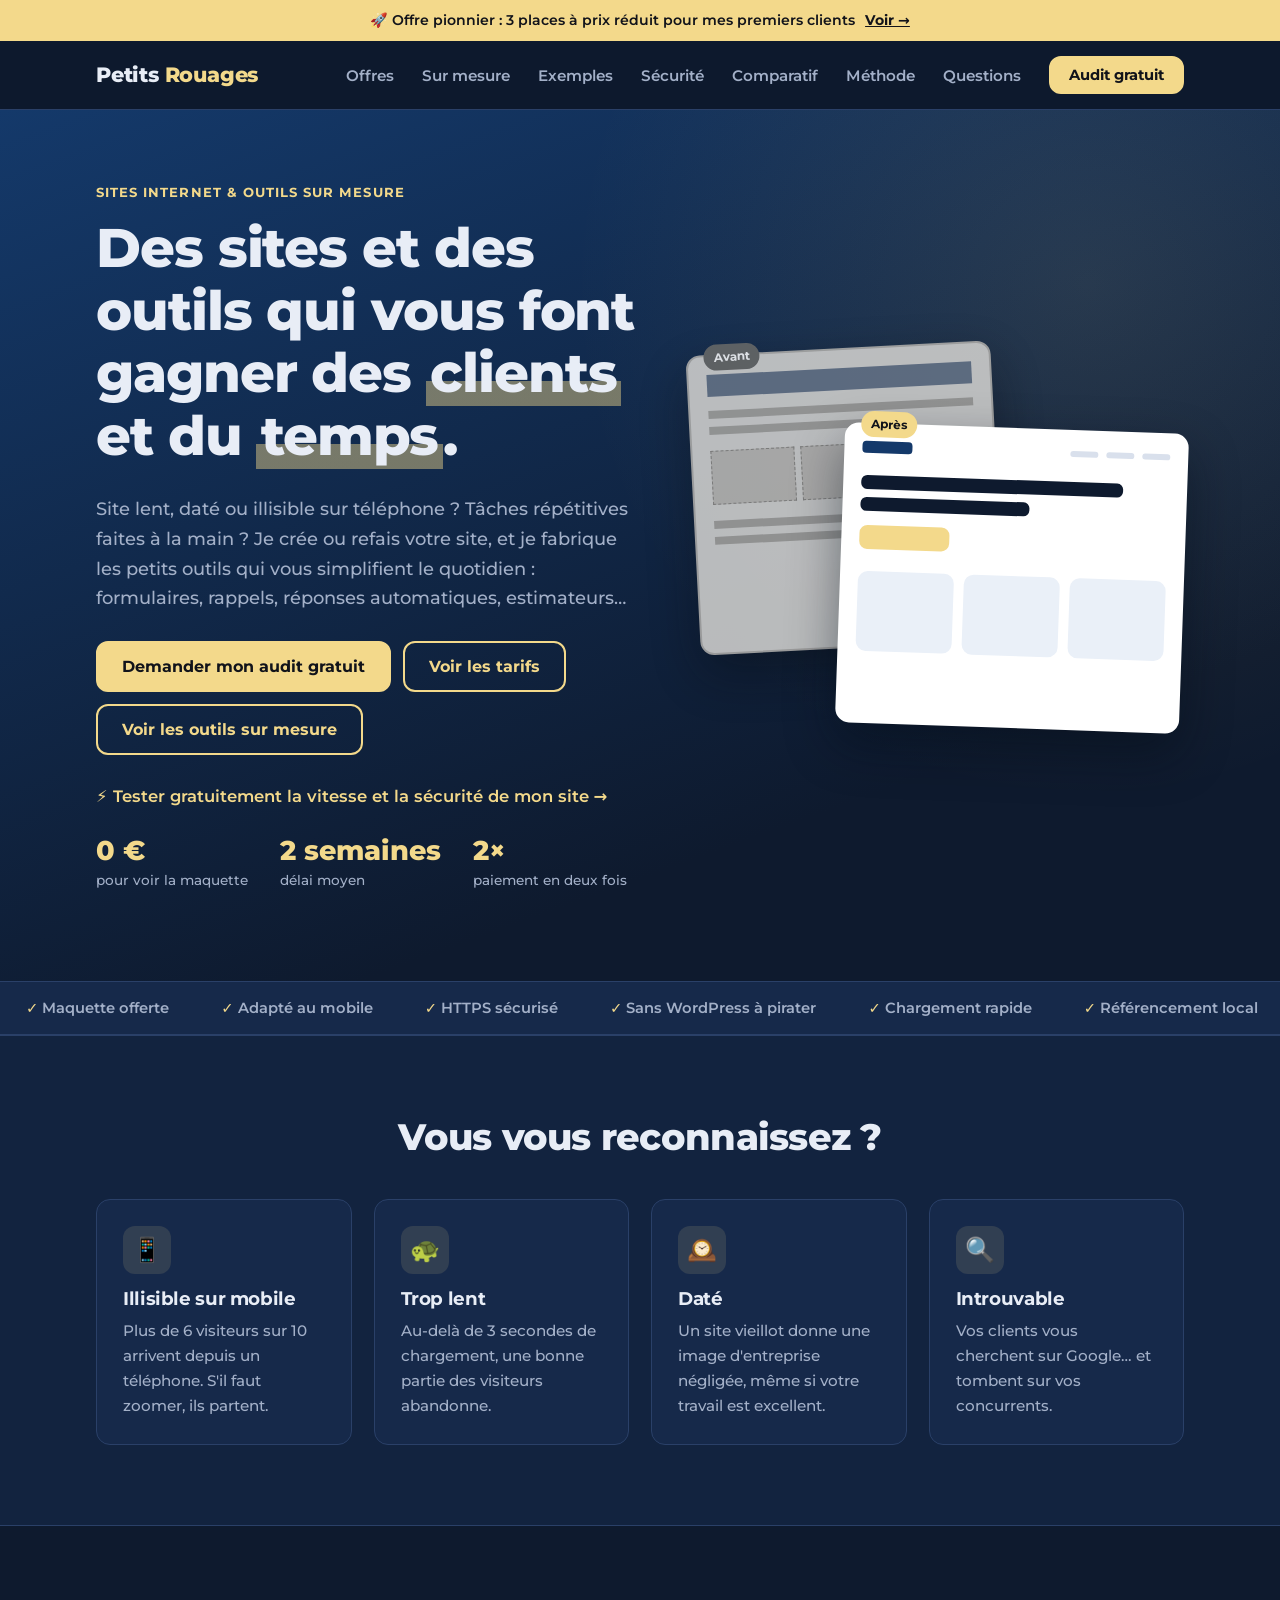
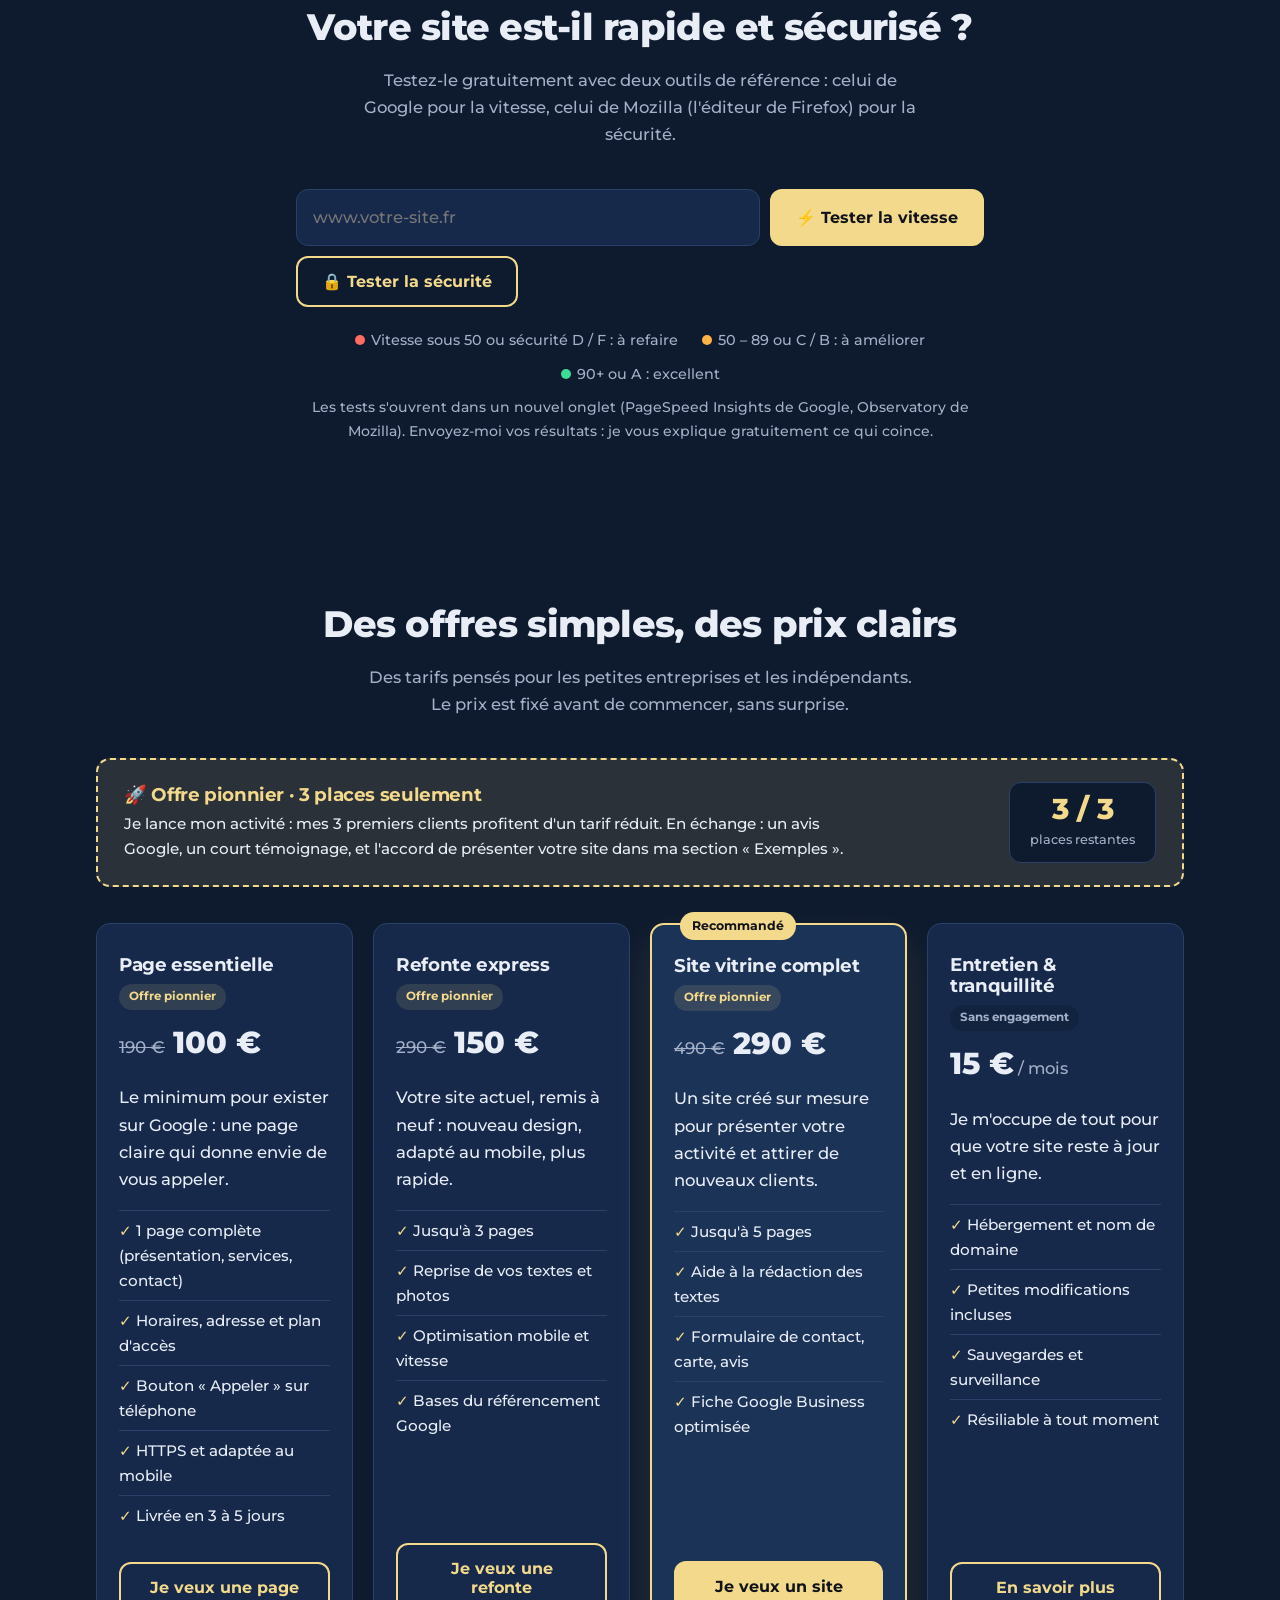
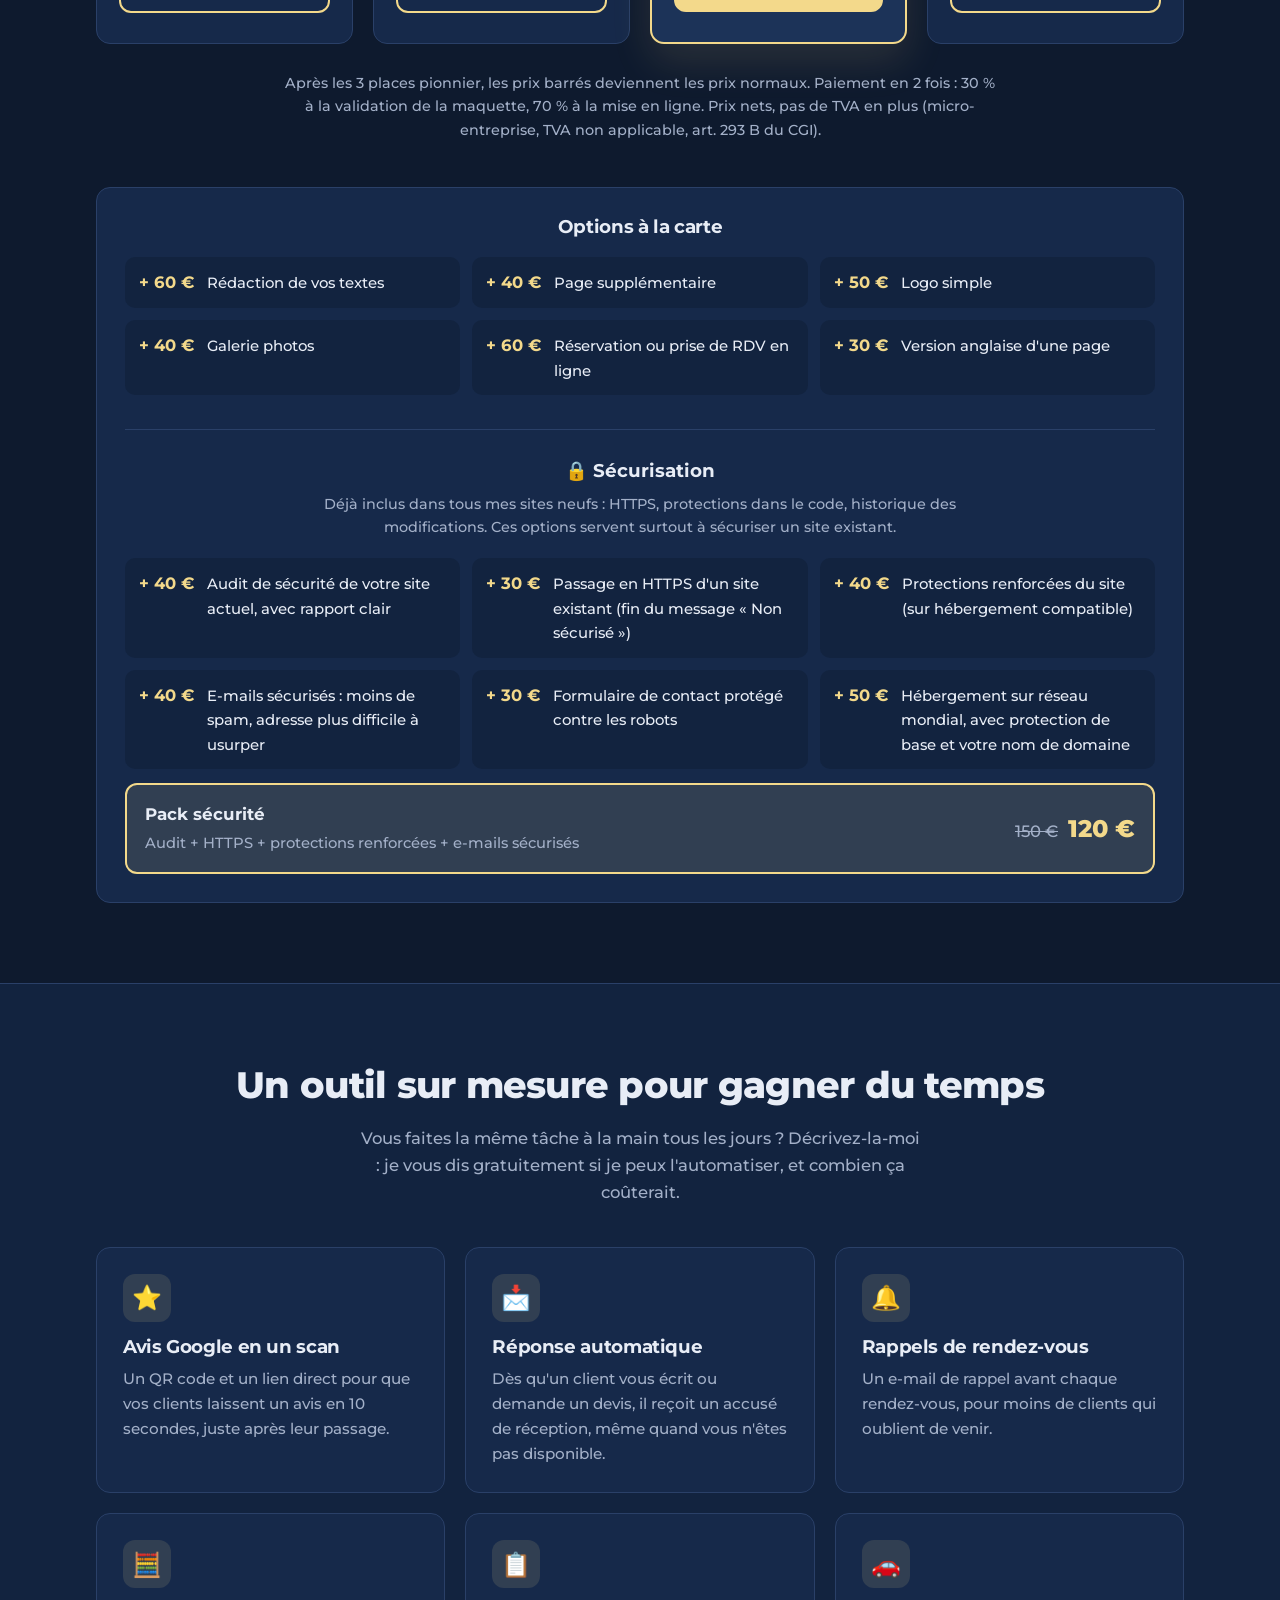
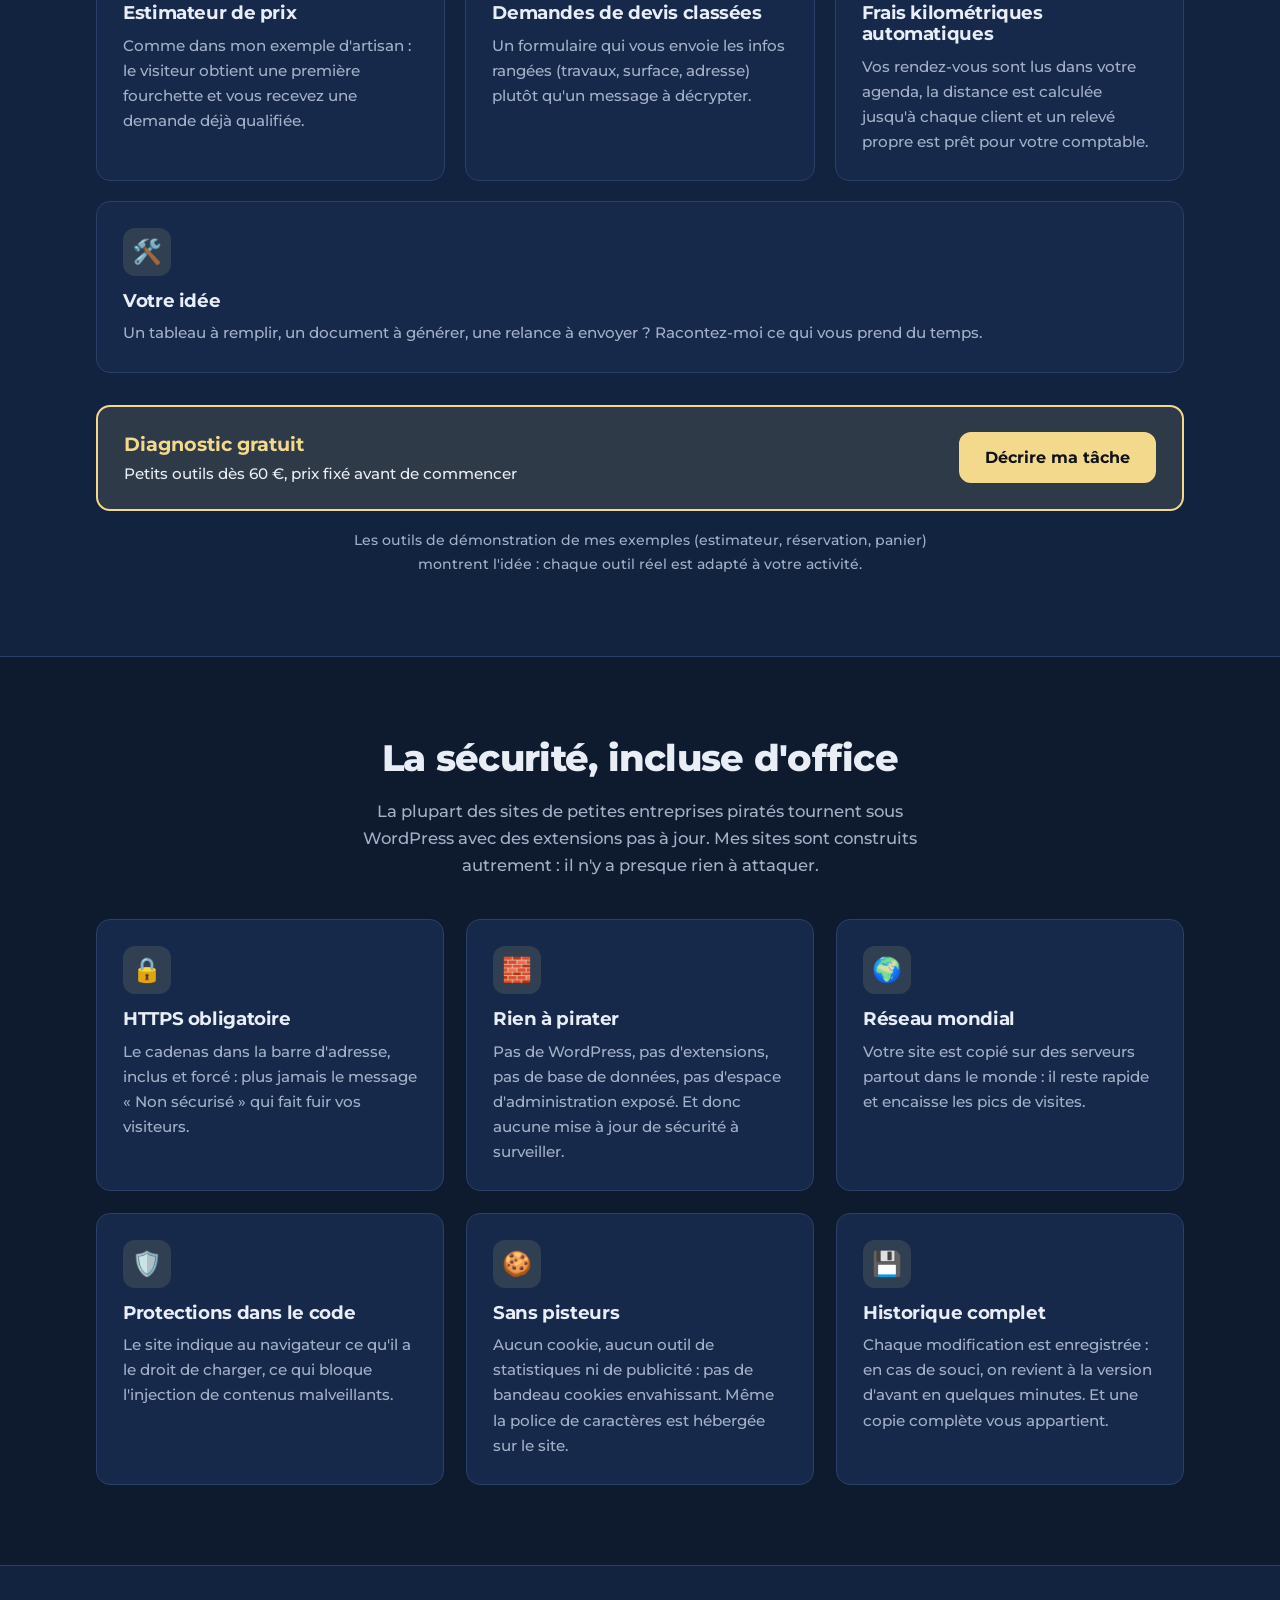
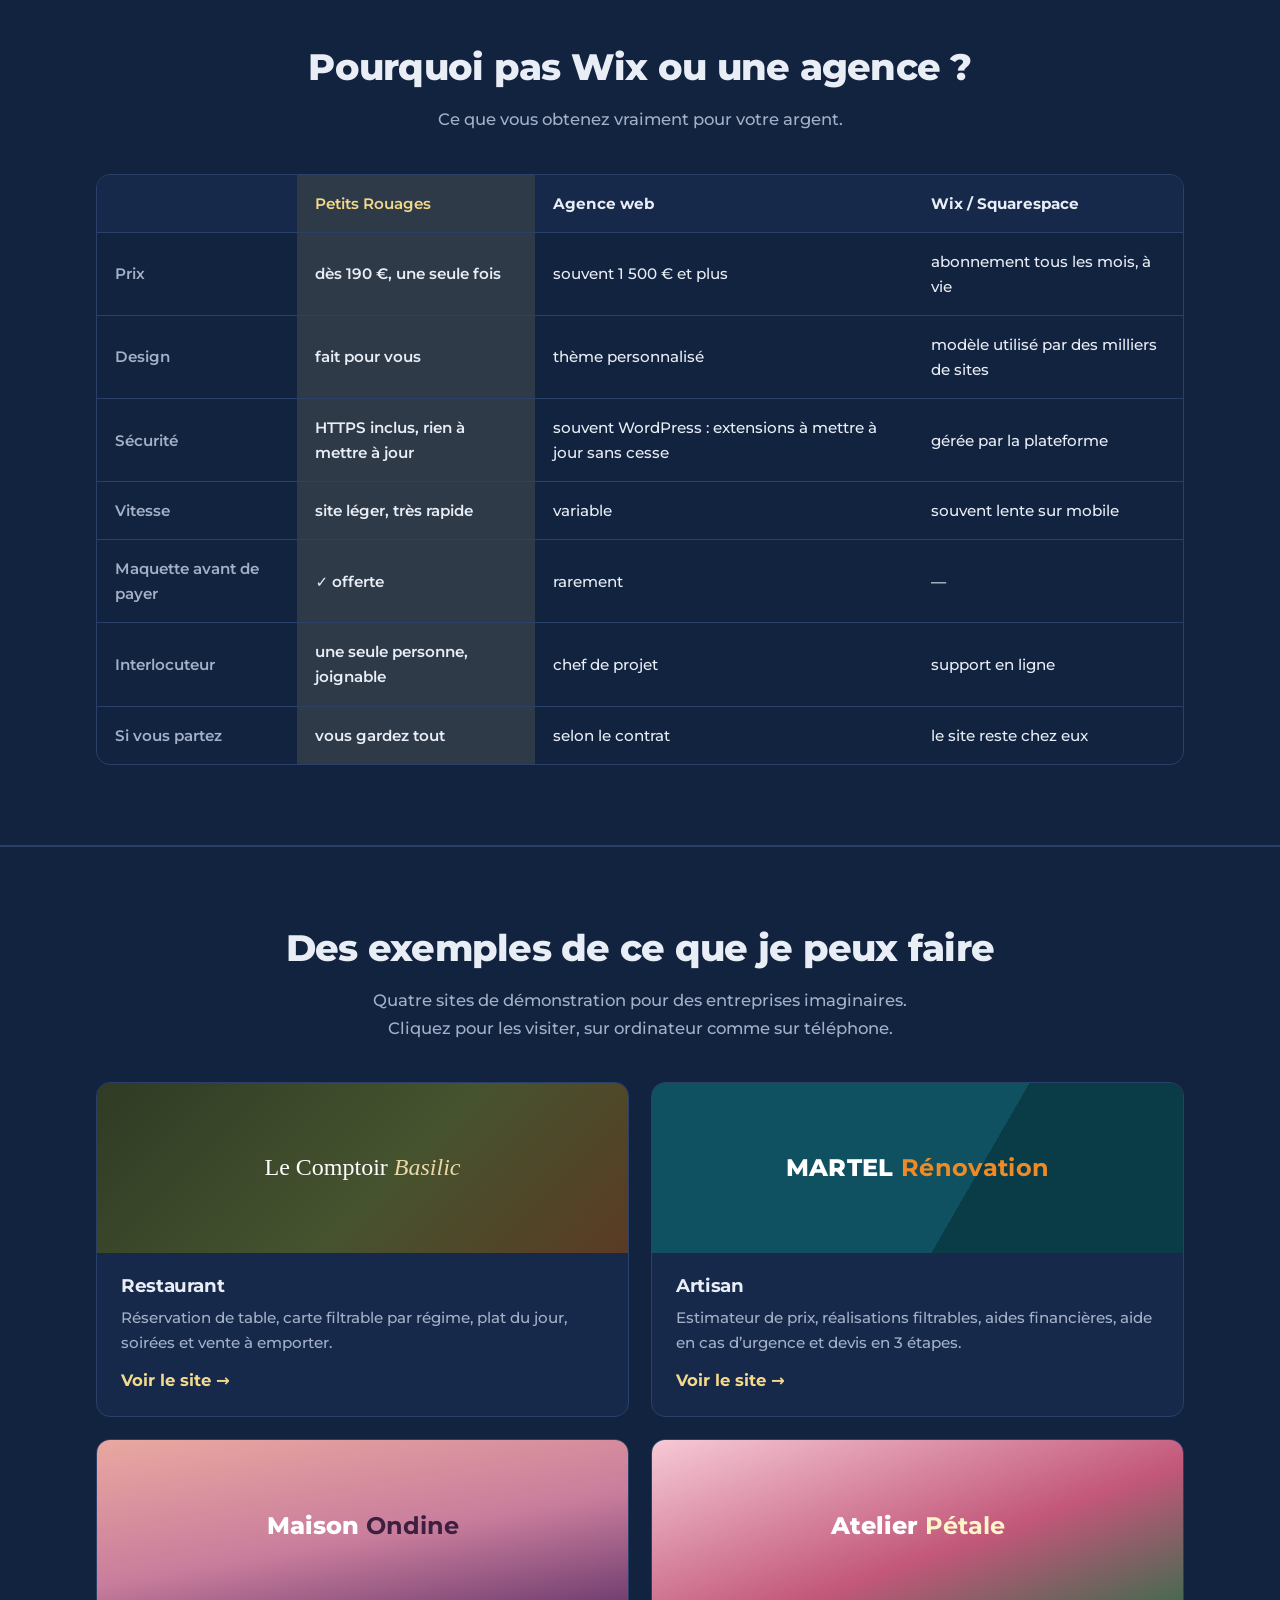
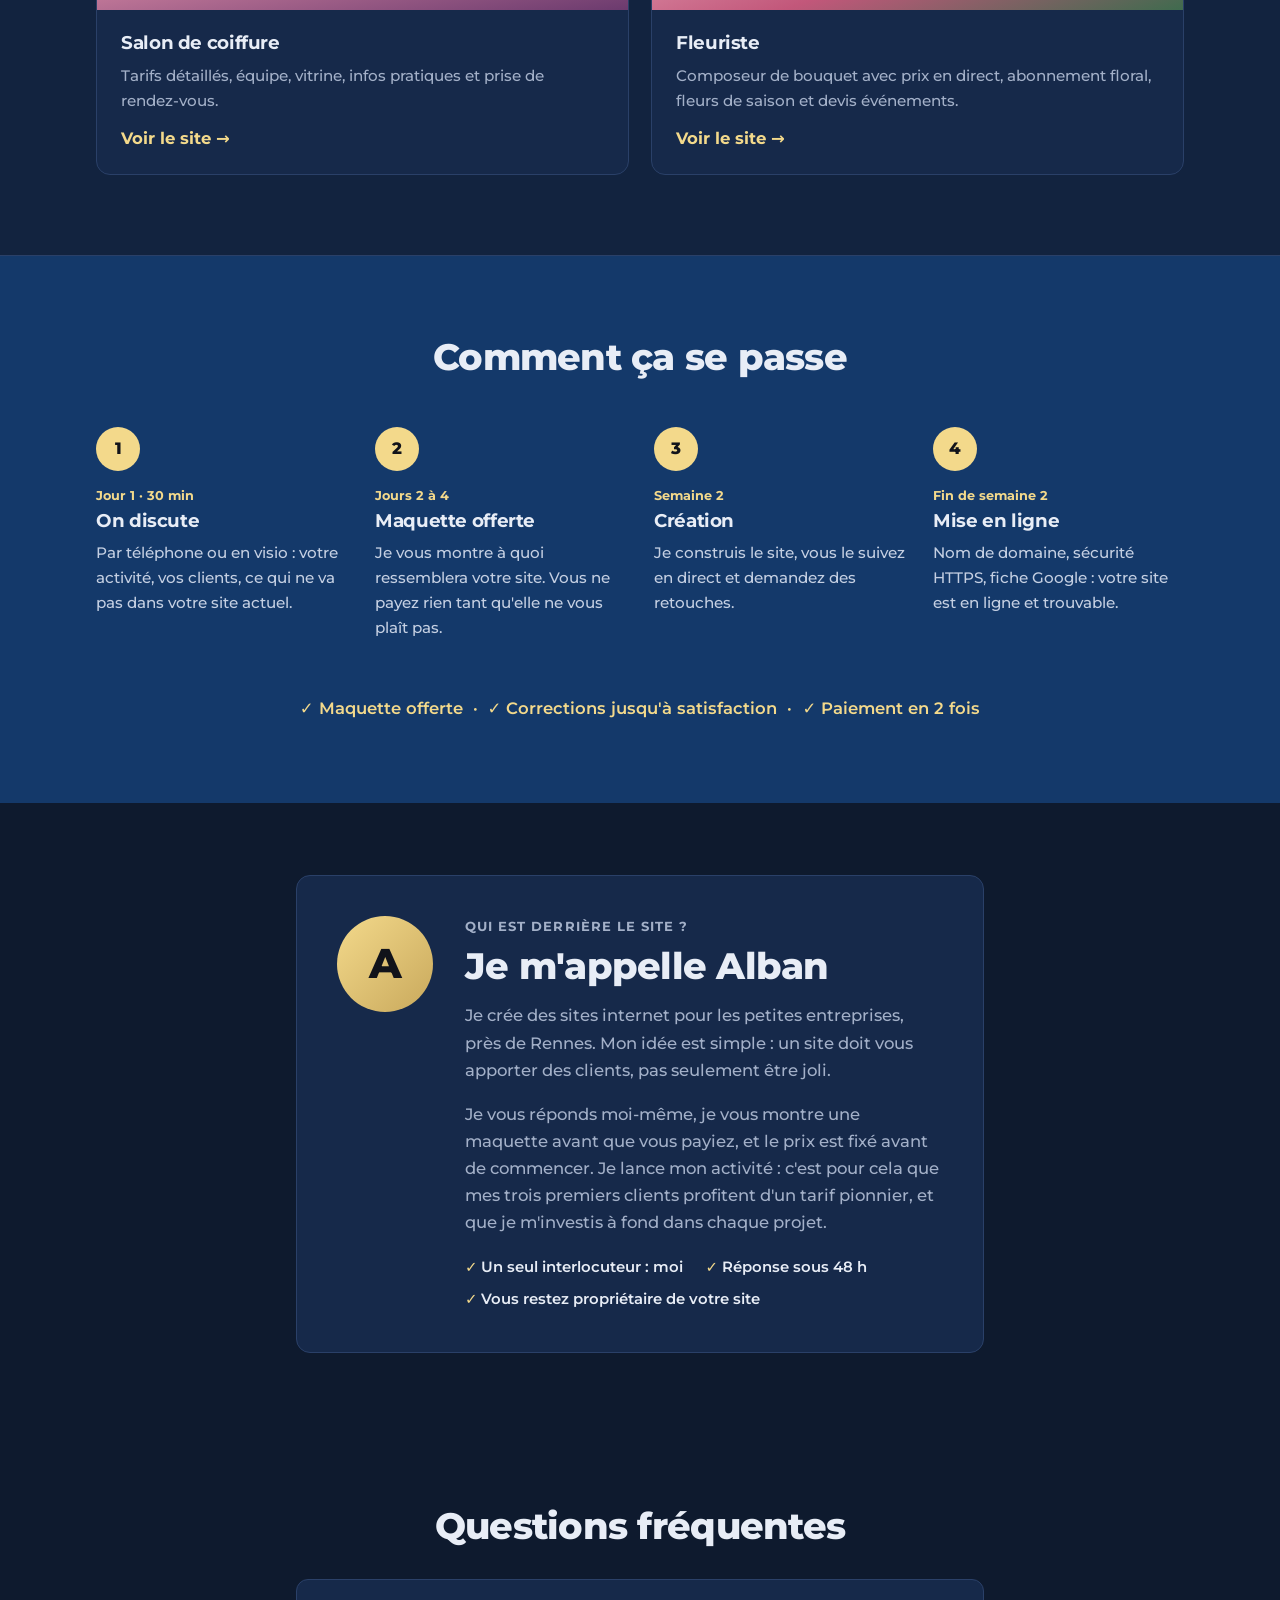
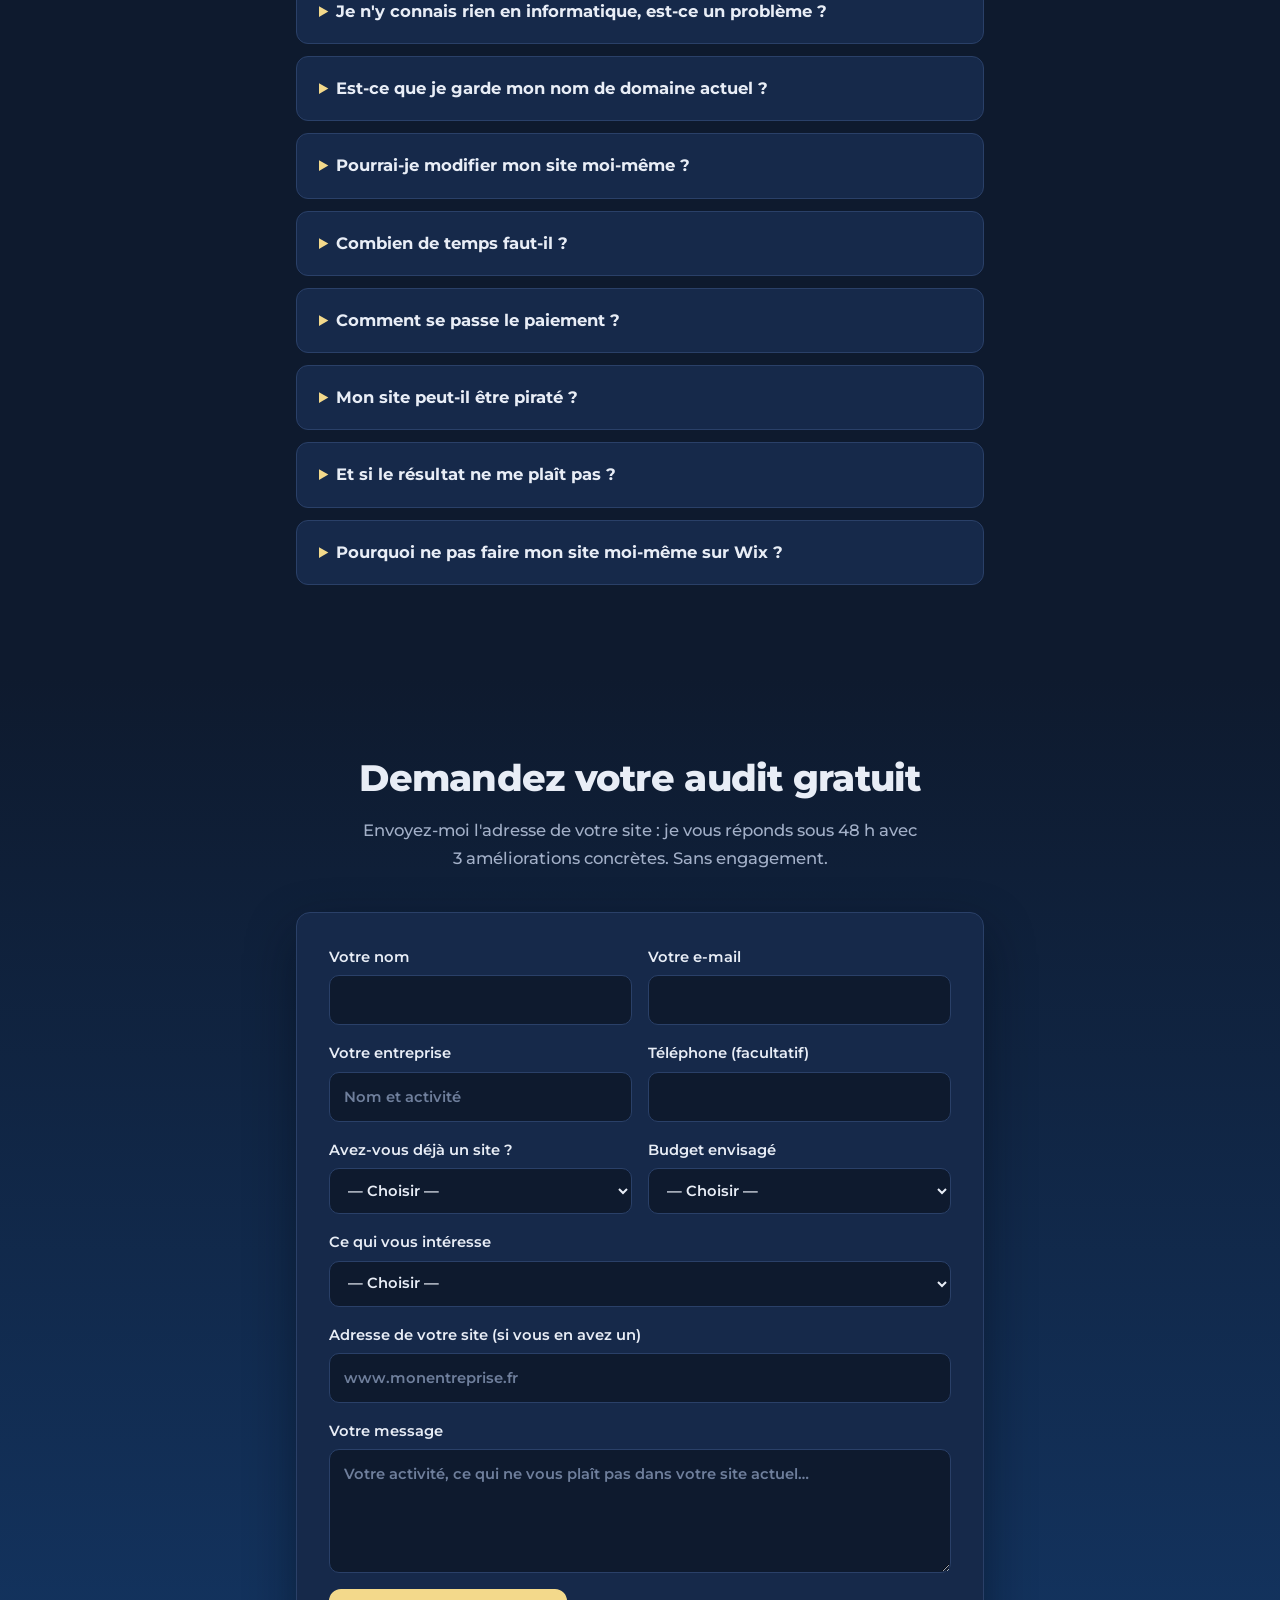
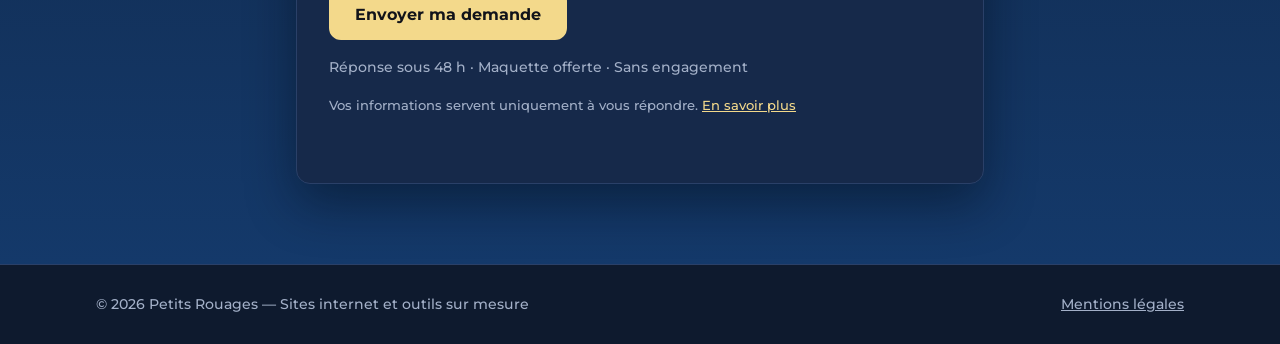
<file: index.html>
<!doctype html>
<html lang="fr">
<head>
  <meta charset="utf-8">
  <meta name="viewport" content="width=device-width, initial-scale=1">
  <title>Petits Rouages — Sites internet et outils sur mesure</title>
  <meta name="description" content="Votre site est lent, daté ou introuvable sur Google ? Je le refais : moderne, rapide, adapté au mobile. Audit gratuit, prix clairs.">
  <meta http-equiv="Content-Security-Policy" content="default-src 'self'; script-src 'self'; style-src 'self'; font-src 'self'; img-src 'self' data:; connect-src 'self' https://formspree.io; object-src 'none'; base-uri 'self'; form-action 'self' mailto:; upgrade-insecure-requests">
  <meta name="referrer" content="strict-origin-when-cross-origin">
  <link rel="icon" type="image/png" sizes="32x32" href="favicon-32.png">
  <link rel="icon" type="image/png" sizes="192x192" href="icon-192.png">
  <link rel="apple-touch-icon" href="apple-touch-icon.png">
  <meta name="theme-color" content="#0e1a2e">
  <meta property="og:type" content="website">
  <meta property="og:locale" content="fr_FR">
  <meta property="og:site_name" content="Petits Rouages">
  <meta property="og:title" content="Petits Rouages — Sites internet et outils sur mesure">
  <meta property="og:description" content="Votre site est lent, daté ou introuvable sur Google ? Je le refais : moderne, rapide, adapté au mobile. Maquette offerte, prix clairs.">
  <meta property="og:url" content="https://lasnay.github.io/vitrine-web/">
  <meta property="og:image" content="https://lasnay.github.io/vitrine-web/og-image.jpg">
  <meta property="og:image:width" content="1200">
  <meta property="og:image:height" content="630">
  <meta property="og:image:alt" content="Petits Rouages : sites internet et outils sur mesure pour petites entreprises">
  <meta name="twitter:card" content="summary_large_image">
  <link rel="stylesheet" href="style.css?v=20">
</head>
<body>
  <a class="announce" href="#offres">🚀 Offre pionnier : 3 places à prix réduit pour mes premiers clients <b>Voir →</b></a>
  <header class="topbar">
    <div class="wrap topbar-inner">
      <a href="#" class="logo">Petits <span>Rouages</span></a>
      <button class="menu-toggle" aria-label="Ouvrir le menu" aria-expanded="false">☰</button>
      <nav class="nav">
        <a href="#offres">Offres</a>
        <a href="#sur-mesure">Sur mesure</a>
        <a href="#realisations">Exemples</a>
        <a href="#securite">Sécurité</a>
        <a href="#comparatif">Comparatif</a>
        <a href="#methode">Méthode</a>
        <a href="#faq">Questions</a>
        <a href="#contact" class="btn btn-small">Audit gratuit</a>
      </nav>
    </div>
  </header>

  <main>
    <section class="hero">
      <div class="wrap hero-grid">
        <div>
          <p class="eyebrow">Sites internet &amp; outils sur mesure</p>
          <h1>Des sites et des outils qui vous font gagner des <span class="hl">clients</span> et du <span class="hl">temps</span>.</h1>
          <p class="lead">Site lent, daté ou illisible sur téléphone ? Tâches répétitives faites à la main ? Je crée ou refais votre site, et je fabrique les petits outils qui vous simplifient le quotidien : formulaires, rappels, réponses automatiques, estimateurs…</p>
          <div class="hero-actions">
            <a href="#contact" class="btn">Demander mon audit gratuit</a>
            <a href="#offres" class="btn btn-ghost">Voir les tarifs</a>
            <a href="#sur-mesure" class="btn btn-ghost">Voir les outils sur mesure</a>
          </div>
          <a href="#test" class="test-link">⚡ Tester gratuitement la vitesse et la sécurité de mon site →</a>
          <div class="hero-stats">
            <div><b>0 €</b><span>pour voir la maquette</span></div>
            <div><b>2 semaines</b><span>délai moyen</span></div>
            <div><b>2×</b><span>paiement en deux fois</span></div>
          </div>
        </div>
        <div class="compare" aria-hidden="true">
          <div class="mock mock-old">
            <span class="tag">Avant</span>
            <div class="old-bar"></div>
            <div class="old-text"></div><div class="old-text short"></div>
            <div class="old-blocks"><i></i><i></i><i></i></div>
            <div class="old-text"></div><div class="old-text short"></div>
          </div>
          <div class="mock mock-new">
            <span class="tag tag-new">Après</span>
            <div class="new-nav"><b></b><i></i><i></i><i></i></div>
            <div class="new-hero"><div></div><div class="short"></div><span></span></div>
            <div class="new-cards"><i></i><i></i><i></i></div>
          </div>
        </div>
      </div>
    </section>

    <div class="marquee" aria-label="Inclus dans chaque site">
      <div class="marquee-track">
        <span>Maquette offerte</span><span>Adapté au mobile</span><span>HTTPS sécurisé</span><span>Sans WordPress à pirater</span><span>Chargement rapide</span><span>Référencement local</span><span>Fiche Google Business</span><span>Paiement en 2 fois</span><span>Vous êtes propriétaire</span><span>Prix fixe</span>
        <span aria-hidden="true">Maquette offerte</span><span aria-hidden="true">Adapté au mobile</span><span aria-hidden="true">HTTPS sécurisé</span><span aria-hidden="true">Sans WordPress à pirater</span><span aria-hidden="true">Chargement rapide</span><span aria-hidden="true">Référencement local</span><span aria-hidden="true">Fiche Google Business</span><span aria-hidden="true">Paiement en 2 fois</span><span aria-hidden="true">Vous êtes propriétaire</span><span aria-hidden="true">Prix fixe</span>
      </div>
    </div>

    <section class="problems">
      <div class="wrap">
        <h2>Vous vous reconnaissez ?</h2>
        <div class="grid-4">
          <article class="card">
            <div class="icon">📱</div>
            <h3>Illisible sur mobile</h3>
            <p>Plus de 6 visiteurs sur 10 arrivent depuis un téléphone. S'il faut zoomer, ils partent.</p>
          </article>
          <article class="card">
            <div class="icon">🐢</div>
            <h3>Trop lent</h3>
            <p>Au-delà de 3 secondes de chargement, une bonne partie des visiteurs abandonne.</p>
          </article>
          <article class="card">
            <div class="icon">🕰️</div>
            <h3>Daté</h3>
            <p>Un site vieillot donne une image d'entreprise négligée, même si votre travail est excellent.</p>
          </article>
          <article class="card">
            <div class="icon">🔍</div>
            <h3>Introuvable</h3>
            <p>Vos clients vous cherchent sur Google… et tombent sur vos concurrents.</p>
          </article>
        </div>
      </div>
    </section>

    <section id="test" class="speedtest">
      <div class="wrap narrow">
        <h2>Votre site est-il rapide et sécurisé ?</h2>
        <p class="section-lead">Testez-le gratuitement avec deux outils de référence : celui de Google pour la vitesse, celui de Mozilla (l'éditeur de Firefox) pour la sécurité.</p>
        <form class="test-form" id="test-form">
          <input type="text" id="test-url" placeholder="www.votre-site.fr" aria-label="Adresse de votre site" required>
          <button type="submit" class="btn" data-tool="speed">⚡ Tester la vitesse</button>
          <button type="submit" class="btn btn-ghost" data-tool="security">🔒 Tester la sécurité</button>
        </form>
        <div class="score-legend">
          <span><i class="dot bad"></i>Vitesse sous 50 ou sécurité D / F : à refaire</span>
          <span><i class="dot mid"></i>50 – 89 ou C / B : à améliorer</span>
          <span><i class="dot good"></i>90+ ou A : excellent</span>
        </div>
        <p class="test-note">Les tests s'ouvrent dans un nouvel onglet (PageSpeed Insights de Google, Observatory de Mozilla). Envoyez-moi vos résultats : je vous explique gratuitement ce qui coince.</p>
      </div>
    </section>

    <section id="offres" class="offers">
      <div class="wrap">
        <h2>Des offres simples, des prix clairs</h2>
        <p class="section-lead">Des tarifs pensés pour les petites entreprises et les indépendants. Le prix est fixé avant de commencer, sans surprise.</p>
        <div class="pioneer">
          <div>
            <h3>🚀 Offre pionnier · 3 places seulement</h3>
            <p>Je lance mon activité : mes 3 premiers clients profitent d'un tarif réduit. En échange : un avis Google, un court témoignage, et l'accord de présenter votre site dans ma section « Exemples ».</p>
          </div>
          <div class="pioneer-count"><b>3 / 3</b><span>places restantes</span></div>
        </div>
        <div class="grid-offers">
          <article class="offer">
            <h3>Page essentielle</h3>
            <span class="pio-tag">Offre pionnier</span>
            <p class="price"><s>190 €</s> <strong>100 €</strong></p>
            <p>Le minimum pour exister sur Google : une page claire qui donne envie de vous appeler.</p>
            <ul>
              <li>1 page complète (présentation, services, contact)</li>
              <li>Horaires, adresse et plan d'accès</li>
              <li>Bouton « Appeler » sur téléphone</li>
              <li>HTTPS et adaptée au mobile</li>
              <li>Livrée en 3 à 5 jours</li>
            </ul>
            <a href="#contact" class="btn btn-ghost">Je veux une page</a>
          </article>
          <article class="offer">
            <h3>Refonte express</h3>
            <span class="pio-tag">Offre pionnier</span>
            <p class="price"><s>290 €</s> <strong>150 €</strong></p>
            <p>Votre site actuel, remis à neuf : nouveau design, adapté au mobile, plus rapide.</p>
            <ul>
              <li>Jusqu'à 3 pages</li>
              <li>Reprise de vos textes et photos</li>
              <li>Optimisation mobile et vitesse</li>
              <li>Bases du référencement Google</li>
            </ul>
            <a href="#contact" class="btn btn-ghost">Je veux une refonte</a>
          </article>
          <article class="offer featured">
            <span class="badge">Recommandé</span>
            <h3>Site vitrine complet</h3>
            <span class="pio-tag">Offre pionnier</span>
            <p class="price"><s>490 €</s> <strong>290 €</strong></p>
            <p>Un site créé sur mesure pour présenter votre activité et attirer de nouveaux clients.</p>
            <ul>
              <li>Jusqu'à 5 pages</li>
              <li>Aide à la rédaction des textes</li>
              <li>Formulaire de contact, carte, avis</li>
              <li>Fiche Google Business optimisée</li>
            </ul>
            <a href="#contact" class="btn">Je veux un site</a>
          </article>
          <article class="offer">
            <h3>Entretien &amp; tranquillité</h3>
            <span class="pio-tag pio-plain">Sans engagement</span>
            <p class="price"><strong>15 €</strong> / mois</p>
            <p>Je m'occupe de tout pour que votre site reste à jour et en ligne.</p>
            <ul>
              <li>Hébergement et nom de domaine</li>
              <li>Petites modifications incluses</li>
              <li>Sauvegardes et surveillance</li>
              <li>Résiliable à tout moment</li>
            </ul>
            <a href="#contact" class="btn btn-ghost">En savoir plus</a>
          </article>
        </div>
        <p class="pay-note">Après les 3 places pionnier, les prix barrés deviennent les prix normaux. Paiement en 2 fois : 30 % à la validation de la maquette, 70 % à la mise en ligne. Prix nets, pas de TVA en plus (micro-entreprise, TVA non applicable, art. 293 B du CGI).</p>
        <div class="addons">
          <h3>Options à la carte</h3>
          <div class="addons-grid">
            <div><b>+ 60 €</b><span>Rédaction de vos textes</span></div>
            <div><b>+ 40 €</b><span>Page supplémentaire</span></div>
            <div><b>+ 50 €</b><span>Logo simple</span></div>
            <div><b>+ 40 €</b><span>Galerie photos</span></div>
            <div><b>+ 60 €</b><span>Réservation ou prise de RDV en ligne</span></div>
            <div><b>+ 30 €</b><span>Version anglaise d'une page</span></div>
          </div>
          <h4 class="addons-sub">🔒 Sécurisation</h4>
          <p class="addons-note">Déjà inclus dans tous mes sites neufs : HTTPS, protections dans le code, historique des modifications. Ces options servent surtout à sécuriser un site existant.</p>
          <div class="addons-grid">
            <div><b>+ 40 €</b><span>Audit de sécurité de votre site actuel, avec rapport clair</span></div>
            <div><b>+ 30 €</b><span>Passage en HTTPS d'un site existant (fin du message « Non sécurisé »)</span></div>
            <div><b>+ 40 €</b><span>Protections renforcées du site (sur hébergement compatible)</span></div>
            <div><b>+ 40 €</b><span>E-mails sécurisés : moins de spam, adresse plus difficile à usurper</span></div>
            <div><b>+ 30 €</b><span>Formulaire de contact protégé contre les robots</span></div>
            <div><b>+ 50 €</b><span>Hébergement sur réseau mondial, avec protection de base et votre nom de domaine</span></div>
          </div>
          <div class="addons-pack">
            <div><b>Pack sécurité</b><span>Audit + HTTPS + protections renforcées + e-mails sécurisés</span></div>
            <div class="pack-price"><s>150 €</s> <strong>120 €</strong></div>
          </div>
        </div>
        </div>
      </div>
    </section>

    <section id="sur-mesure" class="custom">
      <div class="wrap">
        <h2>Un outil sur mesure pour gagner du temps</h2>
        <p class="section-lead">Vous faites la même tâche à la main tous les jours ? Décrivez-la-moi : je vous dis gratuitement si je peux l'automatiser, et combien ça coûterait.</p>
        <div class="custom-grid">
          <article class="card"><div class="icon">⭐</div><h3>Avis Google en un scan</h3><p>Un QR code et un lien direct pour que vos clients laissent un avis en 10 secondes, juste après leur passage.</p></article>
          <article class="card"><div class="icon">📩</div><h3>Réponse automatique</h3><p>Dès qu'un client vous écrit ou demande un devis, il reçoit un accusé de réception, même quand vous n'êtes pas disponible.</p></article>
          <article class="card"><div class="icon">🔔</div><h3>Rappels de rendez-vous</h3><p>Un e-mail de rappel avant chaque rendez-vous, pour moins de clients qui oublient de venir.</p></article>
          <article class="card"><div class="icon">🧮</div><h3>Estimateur de prix</h3><p>Comme dans mon exemple d'artisan : le visiteur obtient une première fourchette et vous recevez une demande déjà qualifiée.</p></article>
          <article class="card"><div class="icon">📋</div><h3>Demandes de devis classées</h3><p>Un formulaire qui vous envoie les infos rangées (travaux, surface, adresse) plutôt qu'un message à décrypter.</p></article>
          <article class="card"><div class="icon">🚗</div><h3>Frais kilométriques automatiques</h3><p>Vos rendez-vous sont lus dans votre agenda, la distance est calculée jusqu'à chaque client et un relevé propre est prêt pour votre comptable.</p></article>
          <article class="card card-wide"><div class="icon">🛠️</div><h3>Votre idée</h3><p>Un tableau à remplir, un document à générer, une relance à envoyer ? Racontez-moi ce qui vous prend du temps.</p></article>
        </div>
        <div class="custom-cta">
          <div class="custom-price"><b>Diagnostic gratuit</b><span>Petits outils dès 60 €, prix fixé avant de commencer</span></div>
          <a href="#contact" class="btn" data-need="Un petit outil ou une automatisation">Décrire ma tâche</a>
        </div>
        <p class="custom-note">Les outils de démonstration de mes exemples (estimateur, réservation, panier) montrent l'idée : chaque outil réel est adapté à votre activité.</p>
      </div>
    </section>

    <section id="securite" class="security">
      <div class="wrap">
        <h2>La sécurité, incluse d'office</h2>
        <p class="section-lead">La plupart des sites de petites entreprises piratés tournent sous WordPress avec des extensions pas à jour. Mes sites sont construits autrement : il n'y a presque rien à attaquer.</p>
        <div class="grid-3 security-grid">
          <article class="card"><div class="icon">🔒</div><h3>HTTPS obligatoire</h3><p>Le cadenas dans la barre d'adresse, inclus et forcé : plus jamais le message « Non sécurisé » qui fait fuir vos visiteurs.</p></article>
          <article class="card"><div class="icon">🧱</div><h3>Rien à pirater</h3><p>Pas de WordPress, pas d'extensions, pas de base de données, pas d'espace d'administration exposé. Et donc aucune mise à jour de sécurité à surveiller.</p></article>
          <article class="card"><div class="icon">🌍</div><h3>Réseau mondial</h3><p>Votre site est copié sur des serveurs partout dans le monde : il reste rapide et encaisse les pics de visites.</p></article>
          <article class="card"><div class="icon">🛡️</div><h3>Protections dans le code</h3><p>Le site indique au navigateur ce qu'il a le droit de charger, ce qui bloque l'injection de contenus malveillants.</p></article>
          <article class="card"><div class="icon">🍪</div><h3>Sans pisteurs</h3><p>Aucun cookie, aucun outil de statistiques ni de publicité : pas de bandeau cookies envahissant. Même la police de caractères est hébergée sur le site.</p></article>
          <article class="card"><div class="icon">💾</div><h3>Historique complet</h3><p>Chaque modification est enregistrée : en cas de souci, on revient à la version d'avant en quelques minutes. Et une copie complète vous appartient.</p></article>
        </div>
      </div>
    </section>

    <section id="comparatif" class="comparison">
      <div class="wrap">
        <h2>Pourquoi pas Wix ou une agence ?</h2>
        <p class="section-lead">Ce que vous obtenez vraiment pour votre argent.</p>
        <div class="table-scroll">
          <table class="compare-table">
            <thead>
              <tr><th></th><th class="us">Petits Rouages</th><th>Agence web</th><th>Wix / Squarespace</th></tr>
            </thead>
            <tbody>
              <tr><td>Prix</td><td class="us">dès 190 €, une seule fois</td><td>souvent 1 500 € et plus</td><td>abonnement tous les mois, à vie</td></tr>
              <tr><td>Design</td><td class="us">fait pour vous</td><td>thème personnalisé</td><td>modèle utilisé par des milliers de sites</td></tr>
              <tr><td>Sécurité</td><td class="us">HTTPS inclus, rien à mettre à jour</td><td>souvent WordPress : extensions à mettre à jour sans cesse</td><td>gérée par la plateforme</td></tr>
              <tr><td>Vitesse</td><td class="us">site léger, très rapide</td><td>variable</td><td>souvent lente sur mobile</td></tr>
              <tr><td>Maquette avant de payer</td><td class="us">✓ offerte</td><td>rarement</td><td>—</td></tr>
              <tr><td>Interlocuteur</td><td class="us">une seule personne, joignable</td><td>chef de projet</td><td>support en ligne</td></tr>
              <tr><td>Si vous partez</td><td class="us">vous gardez tout</td><td>selon le contrat</td><td>le site reste chez eux</td></tr>
            </tbody>
          </table>
        </div>
      </div>
    </section>

    <section id="realisations" class="works">
      <div class="wrap">
        <h2>Des exemples de ce que je peux faire</h2>
        <p class="section-lead">Quatre sites de démonstration pour des entreprises imaginaires. Cliquez pour les visiter, sur ordinateur comme sur téléphone.</p>
        <div class="grid-3 grid-works">
          <a class="work" href="exemples/restaurant/">
            <div class="work-thumb thumb-resto"><span>Le Comptoir <em>Basilic</em></span></div>
            <div class="work-body"><h3>Restaurant</h3><p>Réservation de table, carte filtrable par régime, plat du jour, soirées et vente à emporter.</p><span class="work-link">Voir le site →</span></div>
          </a>
          <a class="work" href="exemples/artisan/">
            <div class="work-thumb thumb-artisan"><span>MARTEL <b>Rénovation</b></span></div>
            <div class="work-body"><h3>Artisan</h3><p>Estimateur de prix, réalisations filtrables, aides financières, aide en cas d’urgence et devis en 3 étapes.</p><span class="work-link">Voir le site →</span></div>
          </a>
          <a class="work" href="exemples/coiffeur/">
            <div class="work-thumb thumb-coiffeur"><span>Maison <b>Ondine</b></span></div>
            <div class="work-body"><h3>Salon de coiffure</h3><p>Tarifs détaillés, équipe, vitrine, infos pratiques et prise de rendez-vous.</p><span class="work-link">Voir le site →</span></div>
          </a>
          <a class="work" href="exemples/fleuriste/">
            <div class="work-thumb thumb-fleuriste"><span>Atelier <b>Pétale</b></span></div>
            <div class="work-body"><h3>Fleuriste</h3><p>Composeur de bouquet avec prix en direct, abonnement floral, fleurs de saison et devis événements.</p><span class="work-link">Voir le site →</span></div>
          </a>
        </div>
      </div>
    </section>

    <section id="methode" class="method">
      <div class="wrap">
        <h2>Comment ça se passe</h2>
        <ol class="steps">
          <li><span>1</span><em class="when">Jour 1 · 30 min</em><h3>On discute</h3><p>Par téléphone ou en visio : votre activité, vos clients, ce qui ne va pas dans votre site actuel.</p></li>
          <li><span>2</span><em class="when">Jours 2 à 4</em><h3>Maquette offerte</h3><p>Je vous montre à quoi ressemblera votre site. Vous ne payez rien tant qu'elle ne vous plaît pas.</p></li>
          <li><span>3</span><em class="when">Semaine 2</em><h3>Création</h3><p>Je construis le site, vous le suivez en direct et demandez des retouches.</p></li>
          <li><span>4</span><em class="when">Fin de semaine 2</em><h3>Mise en ligne</h3><p>Nom de domaine, sécurité HTTPS, fiche Google : votre site est en ligne et trouvable.</p></li>
        </ol>
        <p class="guarantee">✓ Maquette offerte &nbsp;·&nbsp; ✓ Corrections jusqu'à satisfaction &nbsp;·&nbsp; ✓ Paiement en 2 fois</p>
      </div>
    </section>

    <section id="alban" class="aboutme">
      <div class="wrap narrow">
        <div class="aboutme-card">
          <div class="aboutme-avatar" aria-hidden="true">A</div>
          <div>
            <p class="eyebrow">Qui est derrière le site ?</p>
            <h2>Je m'appelle Alban</h2>
            <p>Je crée des sites internet pour les petites entreprises, près de Rennes. Mon idée est simple : un site doit vous apporter des clients, pas seulement être joli.</p>
            <p>Je vous réponds moi-même, je vous montre une maquette avant que vous payiez, et le prix est fixé avant de commencer. Je lance mon activité : c'est pour cela que mes trois premiers clients profitent d'un tarif pionnier, et que je m'investis à fond dans chaque projet.</p>
            <ul class="aboutme-list">
              <li>Un seul interlocuteur : moi</li>
              <li>Réponse sous 48 h</li>
              <li>Vous restez propriétaire de votre site</li>
            </ul>
          </div>
        </div>
      </div>
    </section>

    <section id="faq" class="faq">
      <div class="wrap narrow">
        <h2>Questions fréquentes</h2>
        <details>
          <summary>Je n'y connais rien en informatique, est-ce un problème ?</summary>
          <p>Pas du tout. Vous me parlez de votre métier, je m'occupe de toute la partie technique.</p>
        </details>
        <details>
          <summary>Est-ce que je garde mon nom de domaine actuel ?</summary>
          <p>Oui. Votre adresse reste la même, seul le site change. Vos clients ne verront aucune coupure.</p>
        </details>
        <details>
          <summary>Pourrai-je modifier mon site moi-même ?</summary>
          <p>Avec l'offre Entretien, il suffit de m'envoyer un message. Sinon, je peux vous montrer comment faire les modifications simples.</p>
        </details>
        <details>
          <summary>Combien de temps faut-il ?</summary>
          <p>En général 1 semaine pour une refonte express et 2 à 3 semaines pour un site complet, selon la rapidité des échanges.</p>
        </details>
        <details>
          <summary>Comment se passe le paiement ?</summary>
          <p>En 2 fois : 30 % quand vous validez la maquette, 70 % à la mise en ligne. Virement ou carte bancaire.</p>
        </details>
        <details>
          <summary>Mon site peut-il être piraté ?</summary>
          <p>Aucun site n'est invulnérable, mais un site statique comme ceux que je crée n'a ni base de données, ni espace d'administration, ni extensions : les failles les plus courantes n'existent tout simplement pas. Et grâce à l'historique, on peut toujours revenir en arrière.</p>
        </details>
        <details>
          <summary>Et si le résultat ne me plaît pas ?</summary>
          <p>Vous voyez la maquette avant de payer quoi que ce soit. Ensuite, je fais les retouches jusqu'à ce que le site vous convienne.</p>
        </details>
        <details>
          <summary>Pourquoi ne pas faire mon site moi-même sur Wix ?</summary>
          <p>C'est possible, mais il faut du temps, payer un abonnement chaque mois, et le résultat ressemble souvent à beaucoup d'autres sites. Je vous livre un site unique, rapide, que vous payez une seule fois.</p>
        </details>
      </div>
    </section>

    <section id="contact" class="contact">
      <div class="wrap narrow">
        <h2>Demandez votre audit gratuit</h2>
        <p class="section-lead">Envoyez-moi l'adresse de votre site : je vous réponds sous 48 h avec 3 améliorations concrètes. Sans engagement.</p>
        <form class="contact-form" id="contact-form">
          <input type="text" name="_gotcha" class="hp" tabindex="-1" autocomplete="off" aria-hidden="true">
          <div class="row">
            <label>Votre nom<input type="text" name="name" required></label>
            <label>Votre e-mail<input type="email" name="email" required></label>
          </div>
          <div class="row">
            <label>Votre entreprise<input type="text" name="company" placeholder="Nom et activité"></label>
            <label>Téléphone (facultatif)<input type="tel" name="phone"></label>
          </div>
          <div class="row">
            <label>Avez-vous déjà un site ?
              <select name="has_site">
                <option value="">— Choisir —</option>
                <option>Non, ce serait mon premier site</option>
                <option>Oui, je veux le refaire</option>
                <option>Oui, je veux juste l'améliorer</option>
              </select>
            </label>
            <label>Budget envisagé
              <select name="budget">
                <option value="">— Choisir —</option>
                <option>Offre pionnier (3 places)</option>
                <option>Autour de 190 € (page essentielle)</option>
                <option>Autour de 290 € (refonte express)</option>
                <option>Autour de 490 € (site complet)</option>
                <option>Plus, avec des options</option>
                <option>Je ne sais pas encore</option>
              </select>
            </label>
          </div>
          <label>Ce qui vous intéresse
            <select name="need">
              <option value="">— Choisir —</option>
              <option>Un site (création ou refonte)</option>
              <option>Un petit outil ou une automatisation</option>
              <option>Les deux</option>
              <option>Je ne sais pas encore</option>
            </select>
          </label>
          <label>Adresse de votre site (si vous en avez un)<input type="text" name="site" placeholder="www.monentreprise.fr"></label>
          <label>Votre message<textarea name="message" rows="4" placeholder="Votre activité, ce qui ne vous plaît pas dans votre site actuel…"></textarea></label>
          <button type="submit" class="btn">Envoyer ma demande</button>
          <p class="form-reassure">Réponse sous 48 h · Maquette offerte · Sans engagement</p>
          <p class="form-privacy">Vos informations servent uniquement à vous répondre. <a href="mentions-legales.html">En savoir plus</a></p>
          <p class="form-status" id="form-status" role="status" aria-live="polite"></p>
        </form>
      </div>
    </section>
  </main>

  <footer class="footer">
    <div class="wrap footer-inner">
      <p>© <span id="year"></span> Petits Rouages — Sites internet et outils sur mesure</p>
      <a href="mentions-legales.html">Mentions légales</a>
    </div>
  </footer>

  <script src="script.js?v=6"></script>
</body>
</html>
</file>
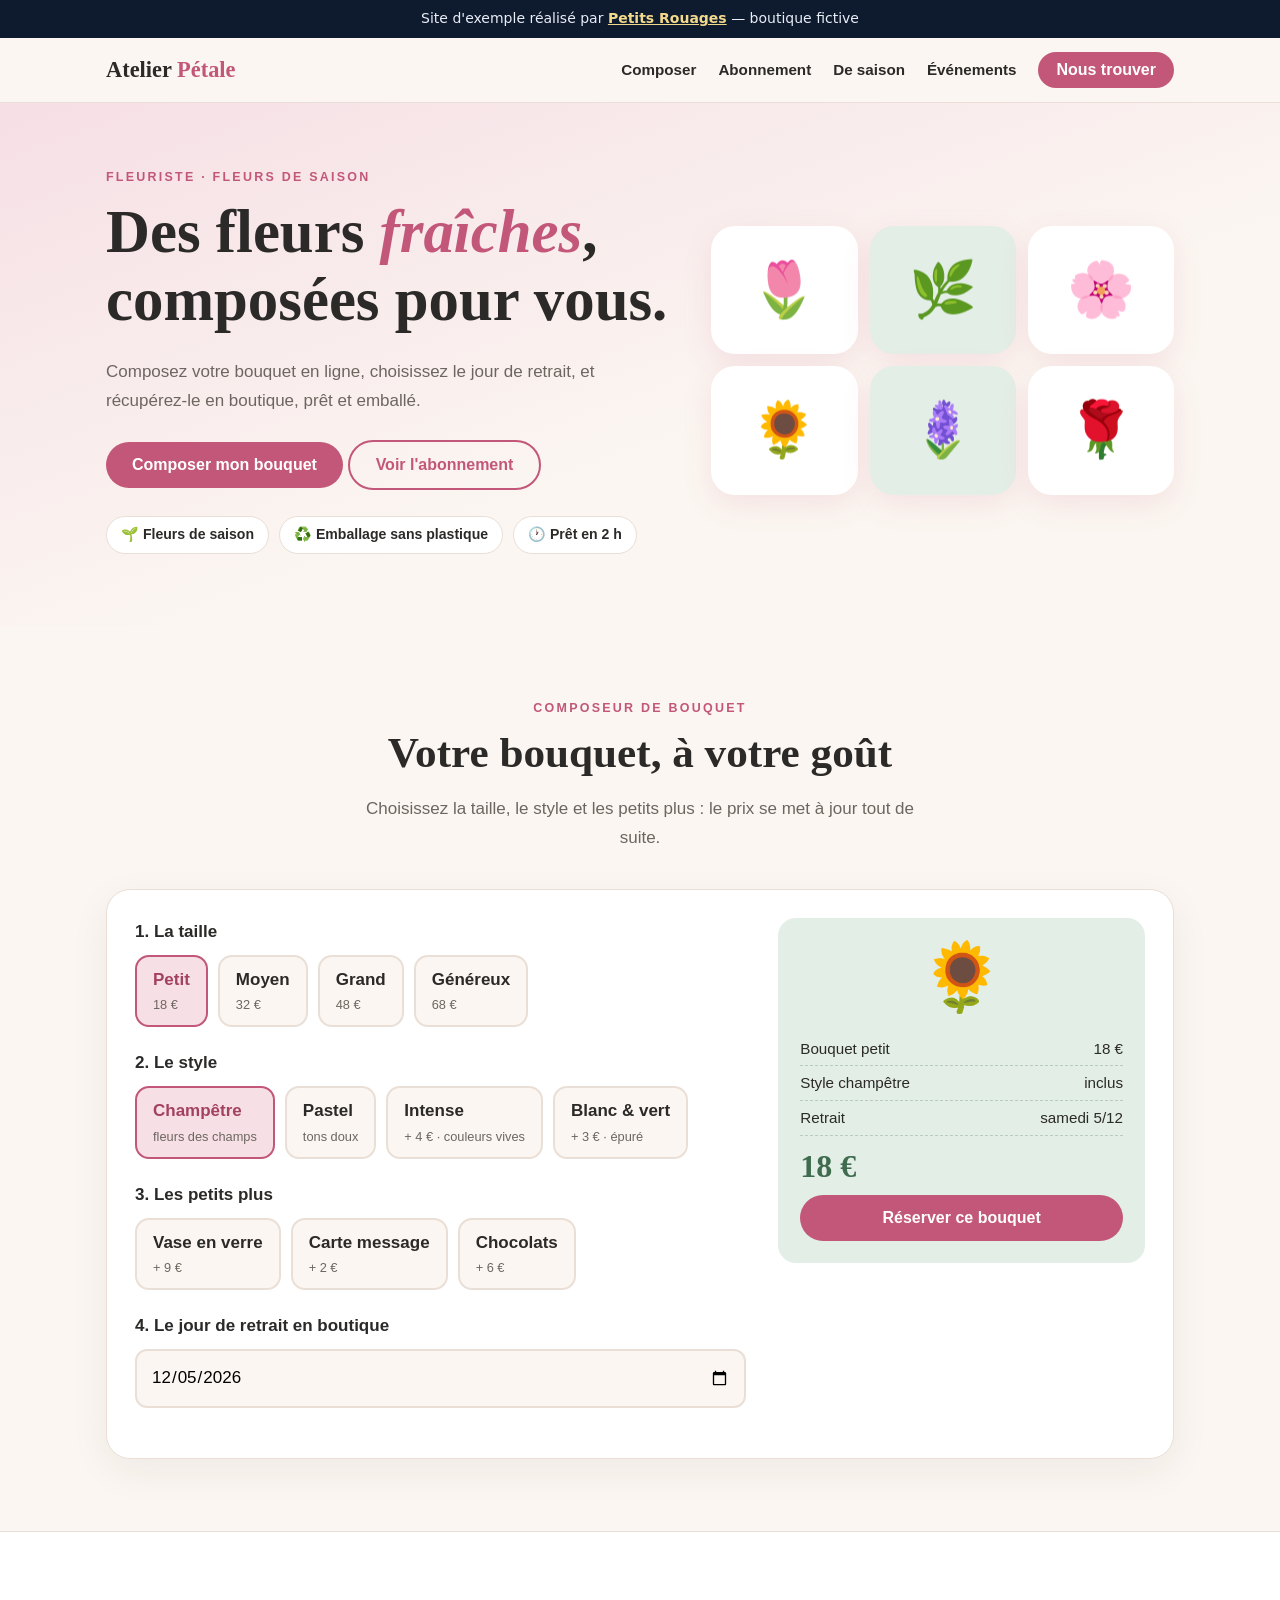
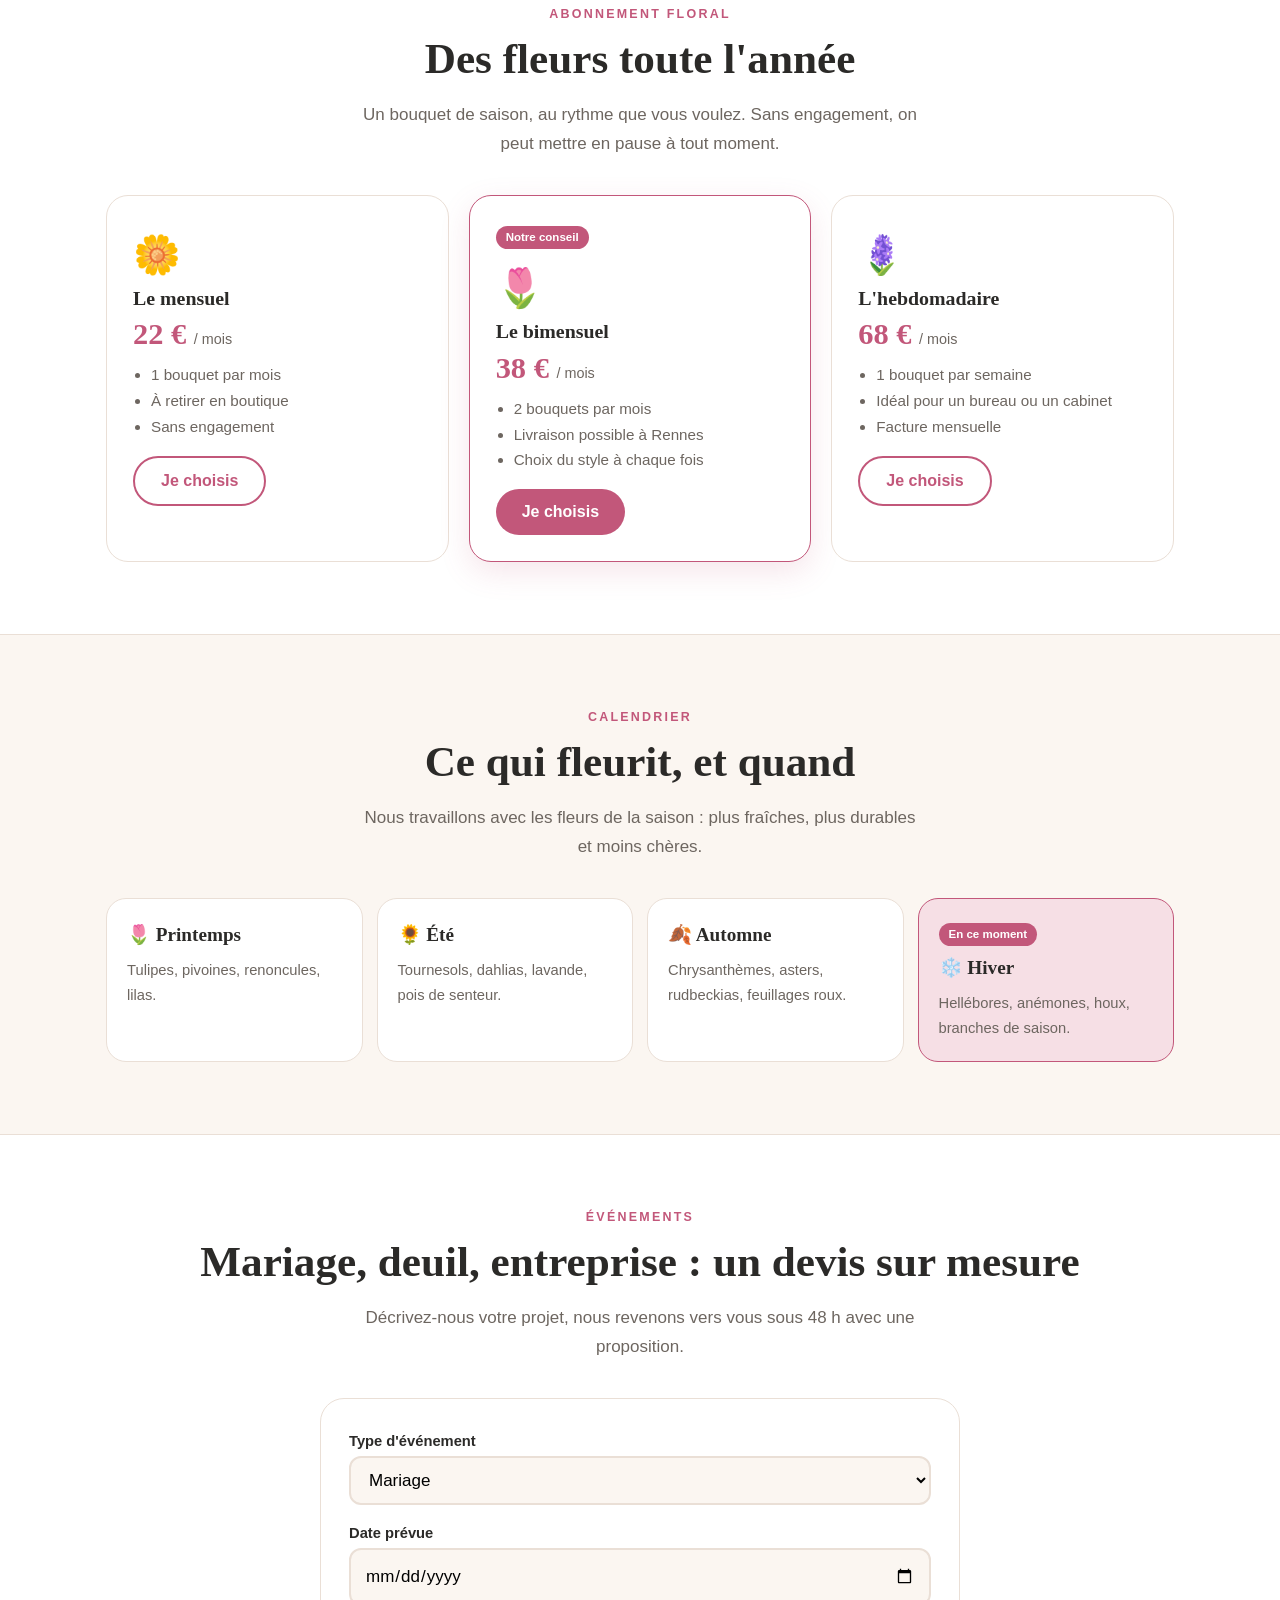
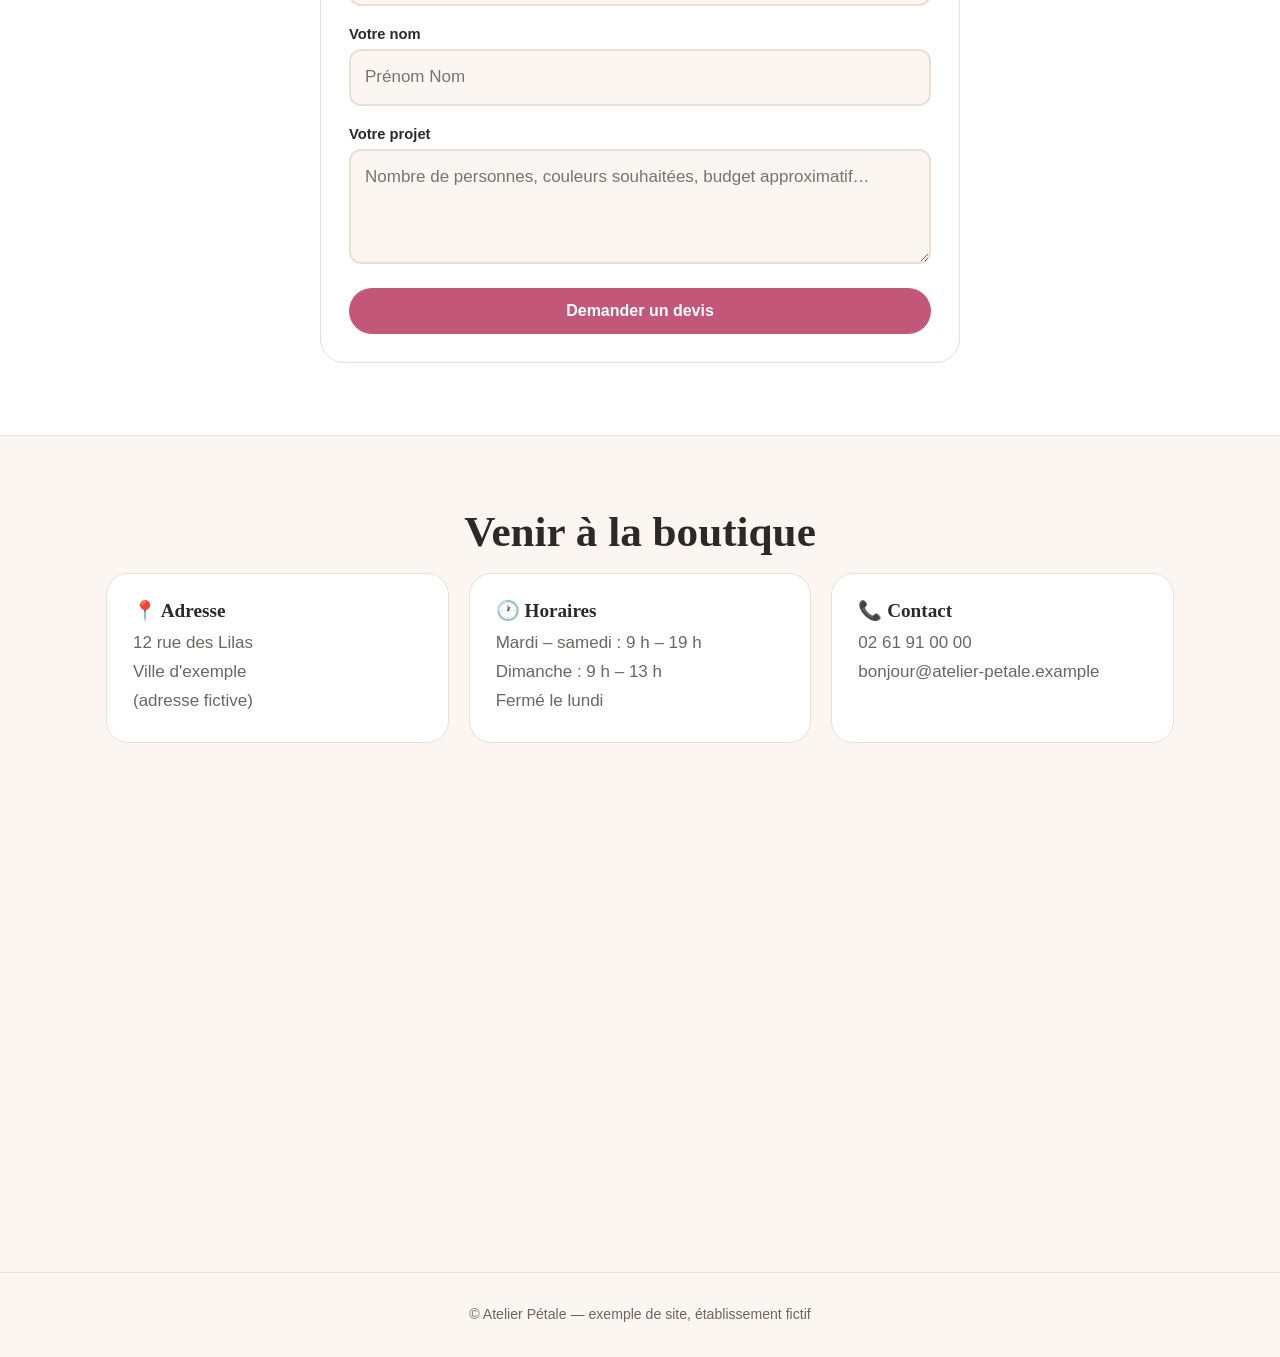
<file: exemples/fleuriste/index.html>
<!doctype html>
<html lang="fr">
<head>
  <meta charset="utf-8">
  <meta name="viewport" content="width=device-width, initial-scale=1">
  <meta http-equiv="Content-Security-Policy" content="default-src 'self'; script-src 'self' 'unsafe-inline'; style-src 'self' 'unsafe-inline' https://fonts.googleapis.com; font-src https://fonts.gstatic.com; img-src 'self' data:; connect-src 'self'; object-src 'none'; base-uri 'self'; form-action 'self'; upgrade-insecure-requests">
  <meta name="referrer" content="strict-origin-when-cross-origin">
  <link rel="icon" href="data:image/svg+xml,<svg xmlns=%27http://www.w3.org/2000/svg%27 viewBox=%270 0 100 100%27><text y=%27.9em%27 font-size=%2790%27>🌷</text></svg>">
  <meta property="og:type" content="website">
  <meta property="og:locale" content="fr_FR">
  <meta property="og:site_name" content="Petits Rouages">
  <meta property="og:title" content="Atelier Pétale — Fleuriste">
  <meta property="og:description" content="Site d'exemple réalisé par Petits Rouages : composeur de bouquet, abonnement floral, événements, retrait en boutique.">
  <meta property="og:url" content="https://lasnay.github.io/vitrine-web/exemples/fleuriste/">
  <meta property="og:image" content="https://lasnay.github.io/vitrine-web/og-image.jpg">
  <meta property="og:image:width" content="1200">
  <meta property="og:image:height" content="630">
  <meta property="og:image:alt" content="Petits Rouages : sites internet et outils sur mesure pour petites entreprises">
  <meta name="twitter:card" content="summary_large_image">
  <title>Atelier Pétale — Fleuriste</title>
  <link href="https://fonts.googleapis.com/css2?family=Fraunces:ital,wght@0,500;0,700;1,500&family=Nunito+Sans:wght@400;600;700&display=swap" rel="stylesheet">
  <link rel="stylesheet" href="../demo.css?v=3">
  <style>
    :root { --bg: #fbf6f1; --paper: #fff; --ink: #2b2a28; --muted: #6d6660; --rose: #c2577a; --rose-d: #a3425f; --leaf: #3f6b4e; --leaf-l: #e3eee6; --blush: #f6dfe5; --line: #eadfd6; }
    html { scroll-behavior: smooth; }
    body { margin: 0; background: var(--bg); color: var(--ink); font: 400 17px/1.7 "Nunito Sans", sans-serif; }
    h1, h2, h3 { font-family: "Fraunces", serif; font-weight: 700; line-height: 1.12; margin: 0 0 .4em; }
    h2 { font-size: clamp(1.9rem, 4.5vw, 2.7rem); }
    .wrap { max-width: 1100px; margin: 0 auto; padding: 0 16px; }
    .center { text-align: center; }
    .kicker { font-size: .78rem; letter-spacing: .18em; text-transform: uppercase; color: var(--rose); font-weight: 700; margin: 0 0 10px; }
    .lead { color: var(--muted); max-width: 560px; margin: 0 0 24px; }
    .center .lead { margin: 0 auto 36px; }
    .btn { display: inline-block; padding: 14px 26px; border-radius: 999px; border: 0; cursor: pointer; text-decoration: none; font: 700 1rem "Nunito Sans", sans-serif; transition: transform .2s, background .2s; }
    .btn:hover { transform: translateY(-2px); }
    .btn-rose { background: var(--rose); color: #fff; }
    .btn-rose:hover { background: var(--rose-d); }
    .btn-line { border: 2px solid var(--rose); color: var(--rose); background: transparent; }
    section { padding: 72px 0; scroll-margin-top: 64px; }
    #infos { min-height: calc(100vh - 64px); }
    header { position: sticky; top: 0; z-index: 20; background: rgba(251,246,241,.94); backdrop-filter: blur(8px); border-bottom: 1px solid var(--line); }
    .bar { display: flex; align-items: center; justify-content: space-between; gap: 16px; min-height: 64px; }
    .brand { font: 700 1.4rem "Fraunces", serif; color: var(--ink); text-decoration: none; }
    .brand span { color: var(--rose); }
    nav { display: flex; gap: 22px; align-items: center; flex-wrap: wrap; }
    nav a { color: var(--ink); text-decoration: none; font-weight: 600; font-size: .95rem; }
    nav a:hover { color: var(--rose); }
    .hero { padding: 64px 0 72px; background: linear-gradient(160deg, var(--blush), #fbf6f1 60%); }
    .hero-grid { display: grid; grid-template-columns: 1.1fr .9fr; gap: 40px; align-items: center; }
    .hero h1 { font-size: clamp(2.3rem, 6vw, 3.8rem); }
    .hero h1 em { color: var(--rose); font-style: italic; }
    .hero-art { display: grid; grid-template-columns: repeat(3, 1fr); gap: 12px; font-size: 3.4rem; text-align: center; }
    .hero-art div { background: var(--paper); border-radius: 24px; padding: 18px 0; box-shadow: 0 10px 30px rgba(194,87,122,.12); }
    .hero-art div:nth-child(2), .hero-art div:nth-child(5) { background: var(--leaf-l); }
    .pills { display: flex; gap: 10px; flex-wrap: wrap; margin-top: 26px; }
    .pills span { background: var(--paper); border: 1px solid var(--line); border-radius: 999px; padding: 6px 14px; font-size: .88rem; font-weight: 600; }
    .composer { background: var(--paper); border: 1px solid var(--line); border-radius: 24px; padding: 28px; display: grid; grid-template-columns: minmax(0, 1.25fr) minmax(0, .75fr); gap: 32px; box-shadow: 0 12px 40px rgba(43,42,40,.06); }
    fieldset { border: 0; padding: 0; margin: 0 0 22px; }
    legend { font-weight: 700; margin-bottom: 8px; padding: 0; }
    .opts { display: flex; gap: 10px; flex-wrap: wrap; }
    .opts label { cursor: pointer; }
    .opts input { position: absolute; opacity: 0; pointer-events: none; }
    .opts span { display: block; border: 2px solid var(--line); border-radius: 14px; padding: 9px 16px; font-weight: 600; background: var(--bg); transition: all .15s; }
    .opts input:checked + span { border-color: var(--rose); background: var(--blush); color: var(--rose-d); }
    .opts input:focus-visible + span { outline: 3px solid var(--leaf); outline-offset: 2px; }
    .opts small { display: block; font-weight: 400; color: var(--muted); font-size: .8rem; }
    input[type=date], input[type=text], input[type=email], select, textarea { width: 100%; padding: 12px 14px; border: 2px solid var(--line); border-radius: 12px; font: inherit; background: var(--bg); }
    input:focus, select:focus, textarea:focus { outline: 0; border-color: var(--rose); }
    .summary { background: var(--leaf-l); border-radius: 18px; padding: 22px; align-self: start; position: sticky; top: 90px; }
    .vase { font-size: 4.2rem; text-align: center; line-height: 1.1; min-height: 80px; }
    .summary ul { list-style: none; padding: 0; margin: 12px 0; font-size: .95rem; }
    .summary li { display: flex; justify-content: space-between; gap: 10px; padding: 4px 0; border-bottom: 1px dashed #b9cdbf; }
    .total { font: 700 2rem "Fraunces", serif; color: var(--leaf); margin: 10px 0; }
    .summary .btn { width: 100%; text-align: center; }
    .ok { display: none; margin-top: 12px; background: #fff; border-radius: 12px; padding: 12px; font-weight: 600; color: var(--leaf); }
    .ok.show { display: block; }
    .cards { display: grid; grid-template-columns: repeat(3, 1fr); gap: 20px; }
    .card { background: var(--paper); border: 1px solid var(--line); border-radius: 22px; padding: 26px; }
    .card .em { font-size: 2.4rem; }
    .card.hot { border-color: var(--rose); box-shadow: 0 10px 30px rgba(194,87,122,.15); }
    .price { font: 700 1.9rem "Fraunces", serif; color: var(--rose); margin: 4px 0 10px; }
    .price small { font: 400 .9rem "Nunito Sans", sans-serif; color: var(--muted); }
    .card ul { padding-left: 18px; color: var(--muted); margin: 0 0 16px; font-size: .95rem; }
    .alt { background: var(--paper); border-block: 1px solid var(--line); }
    .seasons { display: grid; grid-template-columns: repeat(4, 1fr); gap: 14px; }
    .season { border-radius: 20px; padding: 20px; background: var(--paper); border: 1px solid var(--line); }
    .season.now { background: var(--blush); border-color: var(--rose); }
    .season b { display: block; font-family: "Fraunces", serif; font-size: 1.2rem; }
    .season p { margin: 6px 0 0; color: var(--muted); font-size: .92rem; }
    .tag { display: inline-block; background: var(--rose); color: #fff; border-radius: 999px; font-size: .72rem; font-weight: 700; padding: 2px 10px; margin-bottom: 6px; }
    .form { background: var(--paper); border: 1px solid var(--line); border-radius: 24px; padding: 28px; display: grid; gap: 14px; max-width: 640px; margin: 0 auto; }
    .form label { font-weight: 700; font-size: .92rem; }
    .info { display: grid; grid-template-columns: repeat(3, 1fr); gap: 20px; }
    .info .card h3 { font-size: 1.2rem; }
    .info p { margin: 0; color: var(--muted); }
    footer { padding: 30px 16px; text-align: center; font-size: .88rem; color: var(--muted); border-top: 1px solid var(--line); }
    @media (max-width: 860px) {
      .hero-grid, .composer { grid-template-columns: 1fr; }
      .summary { position: static; }
      .cards, .info { grid-template-columns: 1fr; }
      .seasons { grid-template-columns: 1fr 1fr; }
      nav { gap: 14px; }
      nav a.hide-s { display: none; }
      section { padding: 52px 0; }
    }
    @media (max-width: 480px) { .seasons { grid-template-columns: 1fr; } .composer, .form { padding: 18px; } .hero-art { font-size: 2.6rem; } }
  </style>
</head>
<body>
  <div class="demo-banner">Site d'exemple réalisé par <a href="../../index.html">Petits Rouages</a> — boutique fictive</div>
  <header>
    <div class="wrap bar">
      <a class="brand" href="#">Atelier <span>Pétale</span></a>
      <nav>
        <a href="#bouquet" class="hide-s">Composer</a>
        <a href="#abonnement" class="hide-s">Abonnement</a>
        <a href="#saison" class="hide-s">De saison</a>
        <a href="#evenements" class="hide-s">Événements</a>
        <a href="#infos" class="btn btn-rose" style="color:#fff;padding:9px 18px">Nous trouver</a>
      </nav>
    </div>
  </header>

  <main>
    <section class="hero">
      <div class="wrap hero-grid">
        <div>
          <p class="kicker">Fleuriste · fleurs de saison</p>
          <h1>Des fleurs <em>fraîches</em>, composées pour vous.</h1>
          <p class="lead">Composez votre bouquet en ligne, choisissez le jour de retrait, et récupérez-le en boutique, prêt et emballé.</p>
          <a href="#bouquet" class="btn btn-rose">Composer mon bouquet</a>
          <a href="#abonnement" class="btn btn-line">Voir l'abonnement</a>
          <div class="pills"><span>🌱 Fleurs de saison</span><span>♻️ Emballage sans plastique</span><span>🕐 Prêt en 2 h</span></div>
        </div>
        <div class="hero-art" aria-hidden="true"><div>🌷</div><div>🌿</div><div>🌸</div><div>🌻</div><div>🪻</div><div>🌹</div></div>
      </div>
    </section>

    <section id="bouquet">
      <div class="wrap">
        <div class="center"><p class="kicker">Composeur de bouquet</p><h2>Votre bouquet, à votre goût</h2><p class="lead">Choisissez la taille, le style et les petits plus : le prix se met à jour tout de suite.</p></div>
        <form class="composer" id="composer" autocomplete="off">
          <div>
            <fieldset><legend>1. La taille</legend>
              <div class="opts" data-group="size">
                <label><input type="radio" name="size" value="Petit|18" checked><span>Petit<small>18 €</small></span></label>
                <label><input type="radio" name="size" value="Moyen|32"><span>Moyen<small>32 €</small></span></label>
                <label><input type="radio" name="size" value="Grand|48"><span>Grand<small>48 €</small></span></label>
                <label><input type="radio" name="size" value="Généreux|68"><span>Généreux<small>68 €</small></span></label>
              </div>
            </fieldset>
            <fieldset><legend>2. Le style</legend>
              <div class="opts">
                <label><input type="radio" name="style" value="Champêtre|0|🌻" checked><span>Champêtre<small>fleurs des champs</small></span></label>
                <label><input type="radio" name="style" value="Pastel|0|🌸"><span>Pastel<small>tons doux</small></span></label>
                <label><input type="radio" name="style" value="Intense|4|🌹"><span>Intense<small>+ 4 € · couleurs vives</small></span></label>
                <label><input type="radio" name="style" value="Blanc & vert|3|🪻"><span>Blanc &amp; vert<small>+ 3 € · épuré</small></span></label>
              </div>
            </fieldset>
            <fieldset><legend>3. Les petits plus</legend>
              <div class="opts">
                <label><input type="checkbox" name="extra" value="Vase en verre|9"><span>Vase en verre<small>+ 9 €</small></span></label>
                <label><input type="checkbox" name="extra" value="Carte message|2"><span>Carte message<small>+ 2 €</small></span></label>
                <label><input type="checkbox" name="extra" value="Chocolats|6"><span>Chocolats<small>+ 6 €</small></span></label>
              </div>
            </fieldset>
            <fieldset><legend>4. Le jour de retrait en boutique</legend>
              <input type="date" id="pickup" aria-label="Jour de retrait">
            </fieldset>
          </div>
          <aside class="summary" aria-live="polite">
            <div class="vase" id="vase">🌻💐</div>
            <ul id="lines"></ul>
            <div class="total" id="total">18 €</div>
            <button type="submit" class="btn btn-rose">Réserver ce bouquet</button>
            <p class="ok" id="ok">Merci ! Dans un vrai site, votre commande serait envoyée à la boutique et vous recevriez un e-mail de confirmation.</p>
          </aside>
        </form>
      </div>
    </section>

    <section id="abonnement" class="alt">
      <div class="wrap">
        <div class="center"><p class="kicker">Abonnement floral</p><h2>Des fleurs toute l'année</h2><p class="lead">Un bouquet de saison, au rythme que vous voulez. Sans engagement, on peut mettre en pause à tout moment.</p></div>
        <div class="cards">
          <article class="card"><div class="em">🌼</div><h3>Le mensuel</h3><div class="price">22 € <small>/ mois</small></div><ul><li>1 bouquet par mois</li><li>À retirer en boutique</li><li>Sans engagement</li></ul><a href="#contact" class="btn btn-line">Je choisis</a></article>
          <article class="card hot"><span class="tag">Notre conseil</span><div class="em">🌷</div><h3>Le bimensuel</h3><div class="price">38 € <small>/ mois</small></div><ul><li>2 bouquets par mois</li><li>Livraison possible à Rennes</li><li>Choix du style à chaque fois</li></ul><a href="#contact" class="btn btn-rose">Je choisis</a></article>
          <article class="card"><div class="em">🪻</div><h3>L'hebdomadaire</h3><div class="price">68 € <small>/ mois</small></div><ul><li>1 bouquet par semaine</li><li>Idéal pour un bureau ou un cabinet</li><li>Facture mensuelle</li></ul><a href="#contact" class="btn btn-line">Je choisis</a></article>
        </div>
      </div>
    </section>

    <section id="saison">
      <div class="wrap">
        <div class="center"><p class="kicker">Calendrier</p><h2>Ce qui fleurit, et quand</h2><p class="lead">Nous travaillons avec les fleurs de la saison : plus fraîches, plus durables et moins chères.</p></div>
        <div class="seasons" id="seasons">
          <div class="season" data-m="2,3,4"><b>🌷 Printemps</b><p>Tulipes, pivoines, renoncules, lilas.</p></div>
          <div class="season" data-m="5,6,7"><b>🌻 Été</b><p>Tournesols, dahlias, lavande, pois de senteur.</p></div>
          <div class="season" data-m="8,9,10"><b>🍂 Automne</b><p>Chrysanthèmes, asters, rudbeckias, feuillages roux.</p></div>
          <div class="season" data-m="11,0,1"><b>❄️ Hiver</b><p>Hellébores, anémones, houx, branches de saison.</p></div>
        </div>
      </div>
    </section>

    <section id="evenements" class="alt">
      <div class="wrap">
        <div class="center"><p class="kicker">Événements</p><h2>Mariage, deuil, entreprise : un devis sur mesure</h2><p class="lead">Décrivez-nous votre projet, nous revenons vers vous sous 48 h avec une proposition.</p></div>
        <form class="form" id="contact">
          <div><label for="ev-type">Type d'événement</label>
            <select id="ev-type"><option>Mariage</option><option>Obsèques</option><option>Anniversaire</option><option>Entreprise ou cabinet</option><option>Autre</option></select></div>
          <div><label for="ev-date">Date prévue</label><input type="date" id="ev-date"></div>
          <div><label for="ev-name">Votre nom</label><input type="text" id="ev-name" placeholder="Prénom Nom"></div>
          <div><label for="ev-msg">Votre projet</label><textarea id="ev-msg" rows="3" placeholder="Nombre de personnes, couleurs souhaitées, budget approximatif…"></textarea></div>
          <button type="submit" class="btn btn-rose">Demander un devis</button>
          <p class="ok" id="ev-ok">Merci ! Dans un vrai site, la demande arriverait classée dans la boîte e-mail de la boutique.</p>
        </form>
      </div>
    </section>

    <section id="infos">
      <div class="wrap">
        <div class="center"><h2>Venir à la boutique</h2></div>
        <div class="info">
          <article class="card"><h3>📍 Adresse</h3><p>12 rue des Lilas<br>Ville d'exemple<br>(adresse fictive)</p></article>
          <article class="card"><h3>🕐 Horaires</h3><p>Mardi – samedi : 9 h – 19 h<br>Dimanche : 9 h – 13 h<br>Fermé le lundi</p></article>
          <article class="card"><h3>📞 Contact</h3><p>02 61 91 00 00<br>bonjour@atelier-petale.example</p></article>
        </div>
      </div>
    </section>
  </main>
  <footer>© Atelier Pétale — exemple de site, établissement fictif</footer>

  <script>
    (function () {
      var form = document.getElementById('composer');
      var lines = document.getElementById('lines');
      var totalEl = document.getElementById('total');
      var vase = document.getElementById('vase');
      var pickup = document.getElementById('pickup');
      var days = ['dimanche', 'lundi', 'mardi', 'mercredi', 'jeudi', 'vendredi', 'samedi'];

      var today = new Date();
      var iso = function (d) { return d.getFullYear() + '-' + String(d.getMonth() + 1).padStart(2, '0') + '-' + String(d.getDate()).padStart(2, '0'); };
      pickup.min = iso(today);
      var first = new Date(today); first.setDate(first.getDate() + 1);
      if (first.getDay() === 1) first.setDate(first.getDate() + 1);
      pickup.value = iso(first);

      function row(label, value) {
        var li = document.createElement('li');
        var a = document.createElement('span'); a.textContent = label;
        var b = document.createElement('span'); b.textContent = value;
        li.appendChild(a); li.appendChild(b); lines.appendChild(li);
      }

      function update() {
        lines.textContent = '';
        var size = form.size.value.split('|');
        var style = form.style.value.split('|');
        var total = Number(size[1]) + Number(style[1]);
        row('Bouquet ' + size[0].toLowerCase(), size[1] + ' €');
        row('Style ' + style[0].toLowerCase(), Number(style[1]) ? '+ ' + style[1] + ' €' : 'inclus');
        var emoji = style[2];
        form.querySelectorAll('input[name=extra]:checked').forEach(function (c) {
          var p = c.value.split('|'); total += Number(p[1]); row(p[0], '+ ' + p[1] + ' €');
          if (p[0] === 'Chocolats') emoji += '🍫'; if (p[0] === 'Vase en verre') emoji += '🫙'; if (p[0] === 'Carte message') emoji += '💌';
        });
        var d = pickup.value ? new Date(pickup.value + 'T12:00:00') : null;
        if (d) row('Retrait', days[d.getDay()] + ' ' + d.getDate() + '/' + (d.getMonth() + 1));
        totalEl.textContent = total + ' €';
        vase.textContent = emoji;
      }

      form.addEventListener('change', function () { document.getElementById('ok').classList.remove('show'); update(); });
      form.addEventListener('submit', function (e) {
        e.preventDefault();
        var d = pickup.value ? new Date(pickup.value + 'T12:00:00') : null;
        if (d && d.getDay() === 1) { alert('La boutique est fermée le lundi : choisissez un autre jour de retrait.'); return; }
        document.getElementById('ok').classList.add('show');
      });
      update();

      document.getElementById('contact').addEventListener('submit', function (e) {
        e.preventDefault();
        document.getElementById('ev-ok').classList.add('show');
      });

      var m = today.getMonth();
      document.querySelectorAll('.season').forEach(function (s) {
        if (s.dataset.m.split(',').indexOf(String(m)) > -1) {
          s.classList.add('now');
          var t = document.createElement('span'); t.className = 'tag'; t.textContent = 'En ce moment';
          s.insertBefore(t, s.firstChild);
        }
      });
    })();
  </script>
</body>
</html>
</file>
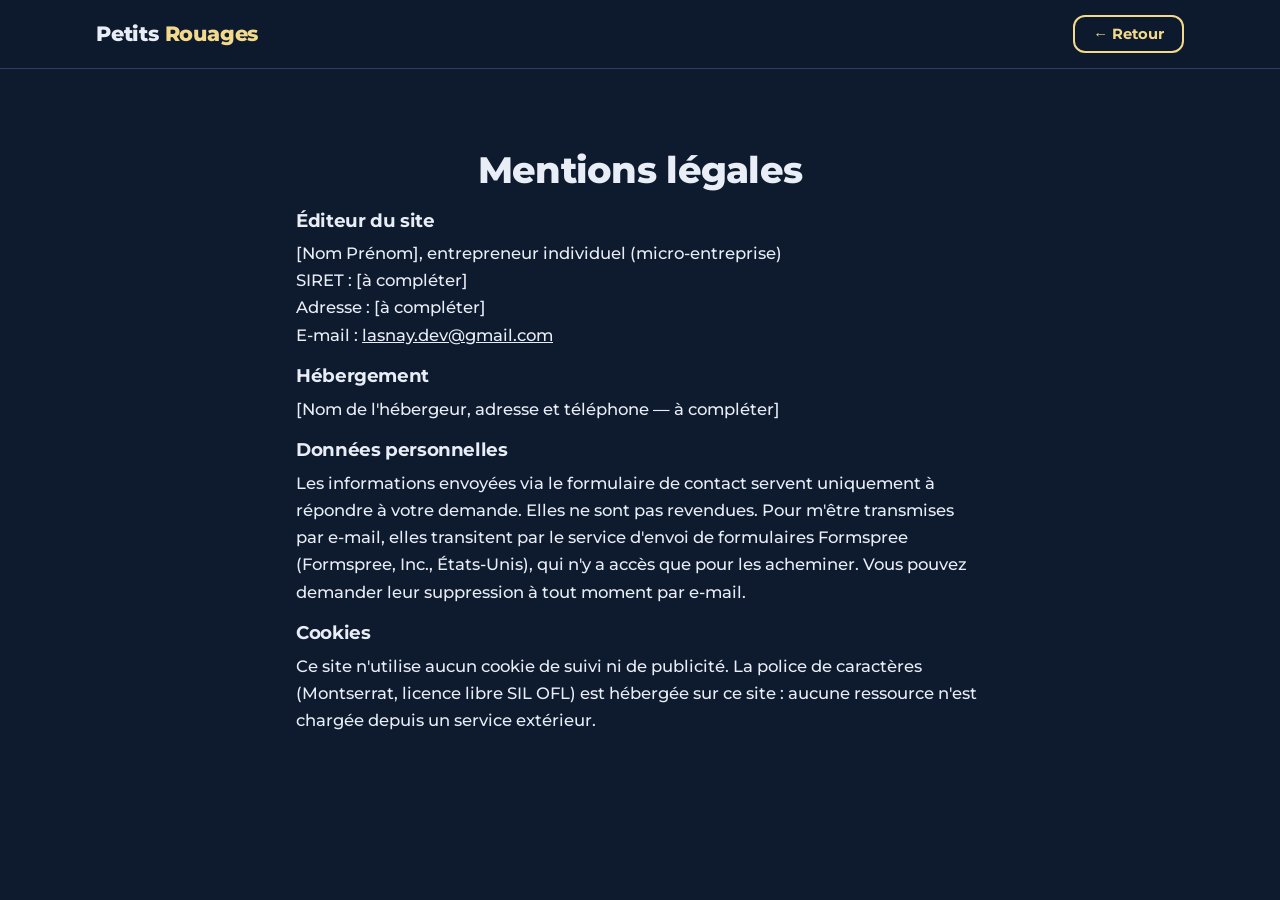
<file: mentions-legales.html>
<!doctype html>
<html lang="fr">
<head>
  <meta charset="utf-8">
  <meta name="viewport" content="width=device-width, initial-scale=1">
  <meta http-equiv="Content-Security-Policy" content="default-src 'self'; script-src 'self'; style-src 'self'; font-src 'self'; img-src 'self' data:; connect-src 'self'; object-src 'none'; base-uri 'self'; form-action 'self' mailto:; upgrade-insecure-requests">
  <meta name="referrer" content="strict-origin-when-cross-origin">
  <title>Mentions légales — Petits Rouages</title>
  <link rel="icon" type="image/png" sizes="32x32" href="favicon-32.png">
  <link rel="icon" type="image/png" sizes="192x192" href="icon-192.png">
  <link rel="apple-touch-icon" href="apple-touch-icon.png">
  <meta name="theme-color" content="#0e1a2e">
  <link rel="stylesheet" href="style.css?v=20">
</head>
<body>
  <header class="topbar">
    <div class="wrap topbar-inner">
      <a href="index.html" class="logo">Petits <span>Rouages</span></a>
      <a href="index.html" class="btn btn-small btn-ghost">← Retour</a>
    </div>
  </header>
  <main>
    <section>
      <div class="wrap narrow">
        <h2>Mentions légales</h2>
        <h3>Éditeur du site</h3>
        <p>[Nom Prénom], entrepreneur individuel (micro-entreprise)<br>
        SIRET : [à compléter]<br>
        Adresse : [à compléter]<br>
        E-mail : <a href="mailto:lasnay.dev@gmail.com">lasnay.dev@gmail.com</a></p>
        <h3>Hébergement</h3>
        <p>[Nom de l'hébergeur, adresse et téléphone — à compléter]</p>
        <h3>Données personnelles</h3>
        <p>Les informations envoyées via le formulaire de contact servent uniquement à répondre à votre demande. Elles ne sont pas revendues. Pour m'être transmises par e-mail, elles transitent par le service d'envoi de formulaires Formspree (Formspree, Inc., États-Unis), qui n'y a accès que pour les acheminer. Vous pouvez demander leur suppression à tout moment par e-mail.</p>
        <h3>Cookies</h3>
        <p>Ce site n'utilise aucun cookie de suivi ni de publicité. La police de caractères (Montserrat, licence libre SIL OFL) est hébergée sur ce site : aucune ressource n'est chargée depuis un service extérieur.</p>
      </div>
    </section>
  </main>
</body>
</html>
</file>
<file: style.css>
@font-face { font-family: "Montserrat"; font-style: normal; font-weight: 500; font-display: swap; src: url("fonts/montserrat-latin-500-normal.woff2") format("woff2"); }
@font-face { font-family: "Montserrat"; font-style: normal; font-weight: 600; font-display: swap; src: url("fonts/montserrat-latin-600-normal.woff2") format("woff2"); }
@font-face { font-family: "Montserrat"; font-style: normal; font-weight: 700; font-display: swap; src: url("fonts/montserrat-latin-700-normal.woff2") format("woff2"); }
@font-face { font-family: "Montserrat"; font-style: normal; font-weight: 800; font-display: swap; src: url("fonts/montserrat-latin-800-normal.woff2") format("woff2"); }
:root {
  --bg: #0e1a2e;
  --bg2: #12233f;
  --brand: #14396a;
  --surface: #16294a;
  --surface-2: #1c3358;
  --ink: #e8edf6;
  --muted: #a3b0c8;
  --line: #2a4068;
  --accent: #f3d98b;
  --accent-dark: #e9cb72;
  --accent-text: #11131a;
  --accent-soft: rgba(243, 217, 139, .12);
  --radius: 14px;
  --shadow: 0 20px 50px rgba(3, 10, 22, .45);
}

* { box-sizing: border-box; }
html { scroll-behavior: smooth; }
body {
  margin: 0;
  background: var(--bg);
  color: var(--ink);
  font: 500 16.5px/1.65 "Montserrat", system-ui, sans-serif;
  -webkit-font-smoothing: antialiased;
}
h1, h2, h3 { font-weight: 800; line-height: 1.15; letter-spacing: -.02em; margin: 0 0 .5em; }
h1 { font-size: clamp(2.1rem, 4.8vw, 3.4rem); }
h2 { font-size: clamp(1.7rem, 3.3vw, 2.3rem); text-align: center; }
h3 { font-size: 1.15rem; font-weight: 700; }
p { margin: 0 0 1em; }
a { color: inherit; }
.hl { background: linear-gradient(transparent 62%, rgba(243, 217, 139, .45) 62%); padding: 0 .08em; }

.wrap { max-width: 1120px; margin: 0 auto; padding: 0 16px; }
.narrow { max-width: 720px; }
section { padding: 80px 0; }
[id] { scroll-margin-top: 76px; }
.section-lead { text-align: center; color: var(--muted); max-width: 560px; margin: 0 auto 40px; }

.btn {
  display: inline-block;
  background: var(--accent);
  color: var(--accent-text);
  text-decoration: none;
  font: 700 1rem "Montserrat", sans-serif;
  padding: 14px 24px;
  border-radius: 12px;
  border: 2px solid var(--accent);
  cursor: pointer;
  transition: background .2s, transform .2s;
}
.btn:hover { background: var(--accent-dark); border-color: var(--accent-dark); transform: translateY(-1px); }
.btn-ghost { background: transparent; color: var(--accent); }
.btn-ghost:hover { background: var(--accent-soft); color: var(--accent); }
.btn-small { padding: 8px 18px; font-size: .92rem; }

.topbar { position: sticky; top: 0; z-index: 10; background: rgba(14, 26, 46, .9); backdrop-filter: blur(8px); border-bottom: 1px solid var(--line); }
.topbar-inner { display: flex; align-items: center; justify-content: space-between; height: 68px; }
.logo { font-weight: 800; font-size: 1.3rem; text-decoration: none; letter-spacing: -.01em; }
.logo span { color: var(--accent); }
.nav { display: flex; align-items: center; gap: 28px; }
.nav a:not(.btn) { text-decoration: none; color: var(--muted); font-weight: 600; font-size: .95rem; }
.nav a:not(.btn):hover { color: var(--ink); }
.nav .btn { color: var(--accent-text); }
.menu-toggle { display: none; background: none; border: 0; font-size: 1.6rem; cursor: pointer; color: var(--ink); }

.hero { padding: 72px 0 88px; background: radial-gradient(circle at 85% 20%, rgba(243, 217, 139, .1), transparent 40%), linear-gradient(160deg, var(--brand), var(--bg) 75%); }
.hero-grid { display: grid; grid-template-columns: 1.1fr 1fr; gap: 56px; align-items: center; }
.eyebrow { color: var(--accent); font-weight: 700; text-transform: uppercase; letter-spacing: .08em; font-size: .82rem; }
.lead { font-size: 1.12rem; color: var(--muted); max-width: 540px; }
.hero-actions { display: flex; flex-wrap: wrap; gap: 12px; margin: 28px 0; }
.trust { list-style: none; padding: 0; margin: 0; display: flex; flex-wrap: wrap; gap: 8px 20px; color: var(--muted); font-size: .93rem; font-weight: 600; }
.trust li::before { content: "✓ "; color: var(--accent); font-weight: 800; }

.compare { position: relative; height: 380px; }
.mock { position: absolute; border-radius: var(--radius); padding: 18px; box-shadow: var(--shadow); }
.mock-old { width: 62%; height: 300px; left: 0; top: 0; background: #d9d6cf; border: 2px solid #b5b0a5; transform: rotate(-3deg); filter: saturate(.4); opacity: .85; }
.mock-new { width: 70%; height: 300px; right: 0; bottom: 0; background: #ffffff; transform: rotate(2deg); }
.tag { position: absolute; top: -12px; left: 16px; background: #6b6a66; color: #fff; font-size: .75rem; font-weight: 700; padding: 3px 10px; border-radius: 99px; }
.tag-new { background: var(--accent); color: var(--accent-text); }
.old-bar { height: 22px; background: #5577aa; margin-bottom: 14px; }
.old-text { height: 8px; background: #a9a498; margin: 8px 0; }
.old-text.short { width: 60%; }
.old-blocks { display: flex; gap: 6px; margin: 16px 0; }
.old-blocks i { flex: 1; height: 54px; background: #c2bcaf; border: 1px dashed #8f897d; }
.new-nav { display: flex; align-items: center; gap: 8px; margin-bottom: 22px; }
.new-nav b { width: 50px; height: 12px; background: var(--brand); border-radius: 4px; margin-right: auto; }
.new-nav i { width: 28px; height: 6px; background: #d9e0ec; border-radius: 4px; }
.new-hero div { height: 14px; background: var(--bg); border-radius: 6px; margin-bottom: 8px; width: 85%; }
.new-hero div.short { width: 55%; }
.new-hero span { display: block; width: 90px; height: 24px; background: var(--accent); border-radius: 8px; margin: 14px 0 22px; }
.new-cards { display: flex; gap: 10px; }
.new-cards i { flex: 1; height: 80px; background: #eaf0f8; border-radius: 10px; }

.problems { background: var(--bg2); border-block: 1px solid var(--line); }
.grid-4, .grid-3 { display: grid; gap: 22px; margin-top: 40px; }
.grid-4 { grid-template-columns: repeat(4, 1fr); }
.grid-3 { grid-template-columns: repeat(3, 1fr); align-items: stretch; margin-top: 0; }
.card { background: var(--surface); border: 1px solid var(--line); border-radius: var(--radius); padding: 26px; }
.card p { color: var(--muted); margin: 0; font-size: .95rem; }
.icon { display: grid; place-items: center; width: 48px; height: 48px; border-radius: 12px; background: var(--accent-soft); font-size: 1.5rem; margin-bottom: 14px; }

.offer { position: relative; display: flex; flex-direction: column; background: var(--surface); border: 1px solid var(--line); border-radius: var(--radius); padding: 32px 28px; }
.offer.featured { border: 2px solid var(--accent); background: var(--surface-2); box-shadow: 0 18px 40px rgba(243, 217, 139, .12); }
.badge { position: absolute; top: -13px; left: 28px; background: var(--accent); color: var(--accent-text); font-size: .78rem; font-weight: 700; padding: 4px 12px; border-radius: 99px; }
.price { color: var(--muted); }
.price strong { font-size: 2rem; font-weight: 800; color: var(--ink); }
.offer ul { list-style: none; padding: 0; margin: 0 0 26px; flex: 1; }
.offer li { padding: 7px 0; border-top: 1px solid var(--line); font-size: .95rem; }
.offer li::before { content: "✓  "; color: var(--accent); font-weight: 800; }
.offer .btn { text-align: center; }

.works { background: var(--bg2); border-block: 1px solid var(--line); }
.work { display: flex; flex-direction: column; text-decoration: none; background: var(--surface); border: 1px solid var(--line); border-radius: var(--radius); overflow: hidden; transition: transform .2s, box-shadow .2s, border-color .2s; }
.work:hover { transform: translateY(-4px); border-color: var(--accent); box-shadow: var(--shadow); }
.work-thumb { height: 170px; display: grid; place-items: center; text-align: center; padding: 16px; }
.work-thumb span { font-size: 1.5rem; }
.thumb-resto { background: linear-gradient(135deg, #2f3b24, #46532f 55%, #5a3b23); color: #fff; font-family: Georgia, serif; }
.thumb-resto em { color: #e9d7a8; }
.thumb-artisan { background: linear-gradient(120deg, #0f5160 0 60%, #0a3c48 60%); color: #fff; font-weight: 800; letter-spacing: .02em; }
.thumb-artisan b { color: #f08a24; }
.thumb-coiffeur { background: linear-gradient(170deg, #e9a8a0, #c97d9c 55%, #6b3a6e); color: #fff; font-weight: 800; }
.thumb-coiffeur b { color: #3d1f40; }
.work-body { padding: 22px 24px; }
.work-body p { color: var(--muted); margin: 0 0 12px; font-size: .95rem; }
.work-link { color: var(--accent); font-weight: 700; }

.method { background: var(--brand); }
.steps { list-style: none; padding: 0; margin: 48px 0 0; display: grid; grid-template-columns: repeat(4, 1fr); gap: 28px; }
.steps span { display: inline-grid; place-items: center; width: 44px; height: 44px; border-radius: 50%; background: var(--accent); color: var(--accent-text); font-weight: 800; margin-bottom: 14px; }
.steps p { color: #c4cfe2; font-size: .95rem; }

.faq details { background: var(--surface); border: 1px solid var(--line); border-radius: 12px; padding: 18px 22px; margin-bottom: 12px; }
.faq summary { cursor: pointer; font-weight: 700; }
.faq summary::marker { color: var(--accent); }
.faq details p { margin: 12px 0 0; color: var(--muted); }
.faq h2 { margin-bottom: 32px; }

.contact { background: linear-gradient(180deg, var(--bg), var(--brand)); }
.contact-form { display: grid; gap: 16px; background: var(--surface); border: 1px solid var(--line); padding: 32px; border-radius: var(--radius); box-shadow: var(--shadow); }
.contact-form .row { display: grid; grid-template-columns: 1fr 1fr; gap: 16px; }
.contact-form label { display: grid; gap: 6px; font-weight: 600; font-size: .92rem; }
.contact-form input, .contact-form textarea {
  font: inherit; padding: 12px 14px; border: 1px solid var(--line); border-radius: 10px; background: var(--bg); color: var(--ink);
}
.contact-form input::placeholder, .contact-form textarea::placeholder { color: #6f7f9c; }
.contact-form input:focus, .contact-form textarea:focus { outline: 2px solid var(--accent); border-color: transparent; }
.contact-form .btn { justify-self: start; }

.footer { padding: 28px 0; background: var(--bg); border-top: 1px solid var(--line); color: var(--muted); font-size: .88rem; }
.footer-inner { display: flex; justify-content: space-between; flex-wrap: wrap; gap: 10px; }
.footer p { margin: 0; }
.footer a:hover { color: var(--accent); }

@media (max-width: 900px) {
  .hero-grid { grid-template-columns: 1fr; }
  .compare { height: 320px; max-width: 460px; width: 100%; margin: 0 auto; }
  .grid-4 { grid-template-columns: repeat(2, 1fr); }
  .grid-3 { grid-template-columns: 1fr; max-width: 460px; margin: 0 auto; }
  .steps { grid-template-columns: repeat(2, 1fr); }
}
@media (max-width: 1120px) {
  .menu-toggle { display: block; }
  .nav { display: none; position: absolute; top: 68px; left: 0; right: 0; flex-direction: column; gap: 18px; padding: 24px; background: var(--bg); border-bottom: 1px solid var(--line); }
  .nav.open { display: flex; }
}
@media (max-width: 680px) {
  section { padding: 56px 0; }
  .grid-4, .steps, .contact-form .row { grid-template-columns: 1fr; }
  .compare { height: 260px; }
  .mock { padding: 12px; }
  .mock-old, .mock-new { height: 210px; }
  .contact-form { padding: 22px; }
}
.launch { text-align: center; margin: -24px auto 40px; width: fit-content; max-width: 100%; padding: 8px 18px; border-radius: 99px; background: var(--accent-soft); color: var(--accent); font-size: .92rem; }
.launch b { font-weight: 700; }

.test-link { display: inline-block; color: var(--accent); font-weight: 600; text-decoration: none; margin: -8px 0 26px; }
.test-link:hover { text-decoration: underline; }
.hero-stats { display: flex; gap: 32px; flex-wrap: wrap; }
.hero-stats b { display: block; font-size: 1.7rem; font-weight: 800; color: var(--accent); line-height: 1.1; }
.hero-stats span { font-size: .85rem; color: var(--muted); }

.marquee { overflow: hidden; background: var(--surface); border-block: 1px solid var(--line); padding: 14px 0; }
.marquee-track { display: flex; width: max-content; animation: marquee 32s linear infinite; }
.marquee span { white-space: nowrap; padding: 0 26px; font-weight: 600; font-size: .92rem; color: var(--muted); }
.marquee span::before { content: "✓ "; color: var(--accent); }
@keyframes marquee { to { transform: translateX(-50%); } }
@media (prefers-reduced-motion: reduce) { .marquee-track { animation: none; flex-wrap: wrap; width: auto; justify-content: center; } .marquee span[aria-hidden] { display: none; } }

.speedtest { background: var(--bg); }
.test-form { display: flex; gap: 10px; flex-wrap: wrap; }
.test-form input { flex: 1 1 280px; min-width: 0; font: inherit; padding: 14px 16px; border: 1px solid var(--line); border-radius: 12px; background: var(--surface); color: var(--ink); }
.test-form input:focus { outline: 2px solid var(--accent); border-color: transparent; }
.score-legend { display: flex; flex-wrap: wrap; justify-content: center; gap: 10px 24px; margin: 22px 0 10px; font-size: .9rem; color: var(--muted); }
.dot { display: inline-block; width: 10px; height: 10px; border-radius: 50%; margin-right: 6px; }
.dot.bad { background: #ff6b5e; } .dot.mid { background: #ffb347; } .dot.good { background: #3ddc97; }
.test-note { text-align: center; color: var(--muted); font-size: .88rem; margin: 0; }

.pay-note { text-align: center; color: var(--muted); font-size: .9rem; max-width: 720px; margin: 28px auto 0; }
.addons { margin-top: 44px; background: var(--surface); border: 1px solid var(--line); border-radius: var(--radius); padding: 28px; }
.addons h3 { text-align: center; margin-bottom: 20px; }
.addons-grid { display: grid; grid-template-columns: repeat(3, 1fr); gap: 12px; }
.addons-grid div { display: flex; gap: 12px; align-items: baseline; padding: 12px 14px; border-radius: 10px; background: var(--bg2); }
.addons-grid b { color: var(--accent); white-space: nowrap; }
.addons-grid span { font-size: .93rem; }

.comparison { background: var(--bg2); border-block: 1px solid var(--line); }
.table-scroll { overflow-x: auto; border-radius: var(--radius); border: 1px solid var(--line); }
.compare-table { width: 100%; border-collapse: collapse; min-width: 640px; font-size: .95rem; }
.compare-table th, .compare-table td { padding: 16px 18px; text-align: left; border-bottom: 1px solid var(--line); }
.compare-table thead th { background: var(--surface); font-weight: 700; }
.compare-table tbody td:first-child { color: var(--muted); font-weight: 600; }
.compare-table tr:last-child td { border-bottom: 0; }
.compare-table .us { background: var(--accent-soft); color: var(--ink); font-weight: 600; }
.compare-table thead .us { color: var(--accent); }

.steps .when { display: block; font-style: normal; font-size: .8rem; font-weight: 700; color: var(--accent); margin-bottom: 4px; }
.guarantee { text-align: center; margin: 40px 0 0; font-weight: 600; color: var(--accent); }

.contact-form select { font: inherit; padding: 12px 14px; border: 1px solid var(--line); border-radius: 10px; background: var(--bg); color: var(--ink); }
.form-reassure { margin: 0; color: var(--muted); font-size: .88rem; }

@media (max-width: 900px) { .addons-grid { grid-template-columns: 1fr 1fr; } }
@media (max-width: 680px) { .addons-grid { grid-template-columns: 1fr; } .hero-stats { gap: 22px; } .addons { padding: 20px; } }

.security { background: var(--bg); }
.security-grid { row-gap: 22px; }
.security .card { background: var(--surface); }
.test-form .btn-ghost { background: transparent; }

.addons-sub { margin: 34px 0 6px; font-size: 1.15rem; text-align: center; padding-top: 26px; border-top: 1px solid var(--line); }
.addons-note { text-align: center; color: var(--muted); font-size: .9rem; max-width: 640px; margin: 0 auto 18px; }
.addons-pack { display: flex; justify-content: space-between; align-items: center; gap: 16px; flex-wrap: wrap; margin-top: 14px; padding: 16px 18px; border-radius: 12px; border: 2px solid var(--accent); background: var(--accent-soft); }
.addons-pack b { display: block; font-size: 1.05rem; color: var(--ink); }
.addons-pack span { color: var(--muted); font-size: .92rem; }
.pack-price { white-space: nowrap; color: var(--muted); }
.pack-price strong { color: var(--accent); font-size: 1.5rem; font-weight: 800; margin-left: 6px; }

.announce { display: block; text-align: center; background: var(--accent); color: var(--accent-text); font-weight: 600; font-size: .88rem; padding: 9px 14px; text-decoration: none; }
.announce b { margin-left: 6px; text-decoration: underline; }
.announce:hover { background: var(--accent-dark); }

.pioneer { display: flex; justify-content: space-between; align-items: center; gap: 24px; flex-wrap: wrap; margin: 0 auto 36px; padding: 22px 26px; border-radius: var(--radius); border: 2px dashed var(--accent); background: var(--accent-soft); }
.pioneer h3 { margin: 0 0 6px; font-size: 1.15rem; color: var(--accent); }
.pioneer p { margin: 0; color: var(--ink); font-size: .95rem; max-width: 720px; }
.pioneer-count { text-align: center; padding: 10px 20px; border-radius: 12px; background: var(--bg); border: 1px solid var(--line); }
.pioneer-count b { display: block; font-size: 1.8rem; font-weight: 800; color: var(--accent); line-height: 1.1; }
.pioneer-count span { font-size: .8rem; color: var(--muted); }

.grid-offers { display: grid; grid-template-columns: repeat(4, 1fr); gap: 20px; align-items: stretch; }
.grid-offers .offer { padding: 30px 22px; }
.pio-tag { align-self: flex-start; display: inline-block; margin-bottom: 8px; padding: 3px 10px; border-radius: 99px; background: var(--accent-soft); color: var(--accent); font-size: .74rem; font-weight: 700; }
.pio-tag.pio-plain { background: var(--bg2); color: var(--muted); }
.price s { color: var(--muted); font-size: 1.05rem; margin-right: 4px; }
.offer .price strong { font-size: 1.9rem; }
@media (max-width: 1100px) { .grid-offers { grid-template-columns: repeat(2, 1fr); } }
@media (max-width: 680px) { .grid-offers { grid-template-columns: 1fr; max-width: 460px; margin: 0 auto; } .pioneer { padding: 18px; } }

.custom { background: var(--bg2); border-block: 1px solid var(--line); }
.custom-grid { display: grid; grid-template-columns: repeat(3, 1fr); gap: 20px; }
.custom .card { background: var(--surface); }
.custom-cta { display: flex; justify-content: space-between; align-items: center; gap: 20px; flex-wrap: wrap; margin-top: 32px; padding: 22px 26px; border-radius: var(--radius); border: 2px solid var(--accent); background: var(--accent-soft); }
.custom-price b { display: block; font-size: 1.2rem; color: var(--accent); }
.custom-price span { color: var(--ink); font-size: .95rem; }
.custom-note { text-align: center; color: var(--muted); font-size: .88rem; max-width: 640px; margin: 18px auto 0; }
@media (max-width: 900px) { .custom-grid { grid-template-columns: 1fr 1fr; } }
@media (max-width: 620px) { .custom-grid { grid-template-columns: 1fr; } .custom-cta { padding: 18px; } .custom-cta .btn { width: 100%; text-align: center; } }

.contact-form { grid-template-columns: minmax(0, 1fr); }
.contact-form .row { grid-template-columns: repeat(2, minmax(0, 1fr)); }
.contact-form label, .contact-form input, .contact-form select, .contact-form textarea { min-width: 0; max-width: 100%; }
.contact-form select { width: 100%; text-overflow: ellipsis; }
@media (max-width: 680px) { .contact-form .row { grid-template-columns: minmax(0, 1fr); } }

.hp { position: absolute; left: -9999px; width: 1px; height: 1px; opacity: 0; pointer-events: none; }
.form-status { margin: 0; min-height: 1.2em; font-weight: 600; font-size: .95rem; }
.form-status[data-state="ok"] { color: #3ddc97; }
.form-status[data-state="error"] { color: #ff8787; }

.form-privacy { margin: 0; color: var(--muted); font-size: .82rem; }
.form-privacy a { color: var(--accent); }

.aboutme { padding: 72px 0; }
.aboutme-card { display: grid; grid-template-columns: auto 1fr; gap: 32px; align-items: start; background: var(--surface); border: 1px solid var(--line); border-radius: var(--radius); padding: 40px; }
.aboutme-avatar { width: 96px; height: 96px; border-radius: 50%; display: grid; place-items: center; font-size: 2.6rem; font-weight: 800; color: var(--accent-text); background: linear-gradient(135deg, var(--accent), #c9a95c); }
.aboutme h2 { text-align: left; margin: 0 0 .4em; }
.aboutme .eyebrow { margin-bottom: 8px; }
.aboutme p { color: var(--muted); }
.aboutme-list { list-style: none; padding: 0; margin: 18px 0 0; display: flex; flex-wrap: wrap; gap: 8px 22px; }
.aboutme-list li { font-weight: 600; font-size: .93rem; }
.aboutme-list li::before { content: "✓ "; color: var(--accent); font-weight: 800; }
@media (max-width: 680px) { .aboutme { padding: 48px 0; } .aboutme-card { grid-template-columns: 1fr; padding: 26px 20px; gap: 18px; } .aboutme-avatar { width: 72px; height: 72px; font-size: 2rem; } }

.thumb-fleuriste { background: linear-gradient(160deg, #f6c9d6, #c2577a 60%, #3f6b4e); color: #fff; font-weight: 800; }
.thumb-fleuriste b { color: #fff3c9; }
@media (min-width: 901px) { .grid-works { grid-template-columns: repeat(2, 1fr); } }


.custom-grid .card-wide { grid-column: 1 / -1; }

.logo, .nav a { white-space: nowrap; }
</file>
<file: exemples/demo.css>
.demo-banner {
  background: #0e1a2e;
  color: #e8edf6;
  text-align: center;
  font: 500 14px/1.4 system-ui, sans-serif;
  padding: 9px 16px;
}
.demo-banner a { color: #f3d98b; font-weight: 600; }
* { box-sizing: border-box; }
</file>
